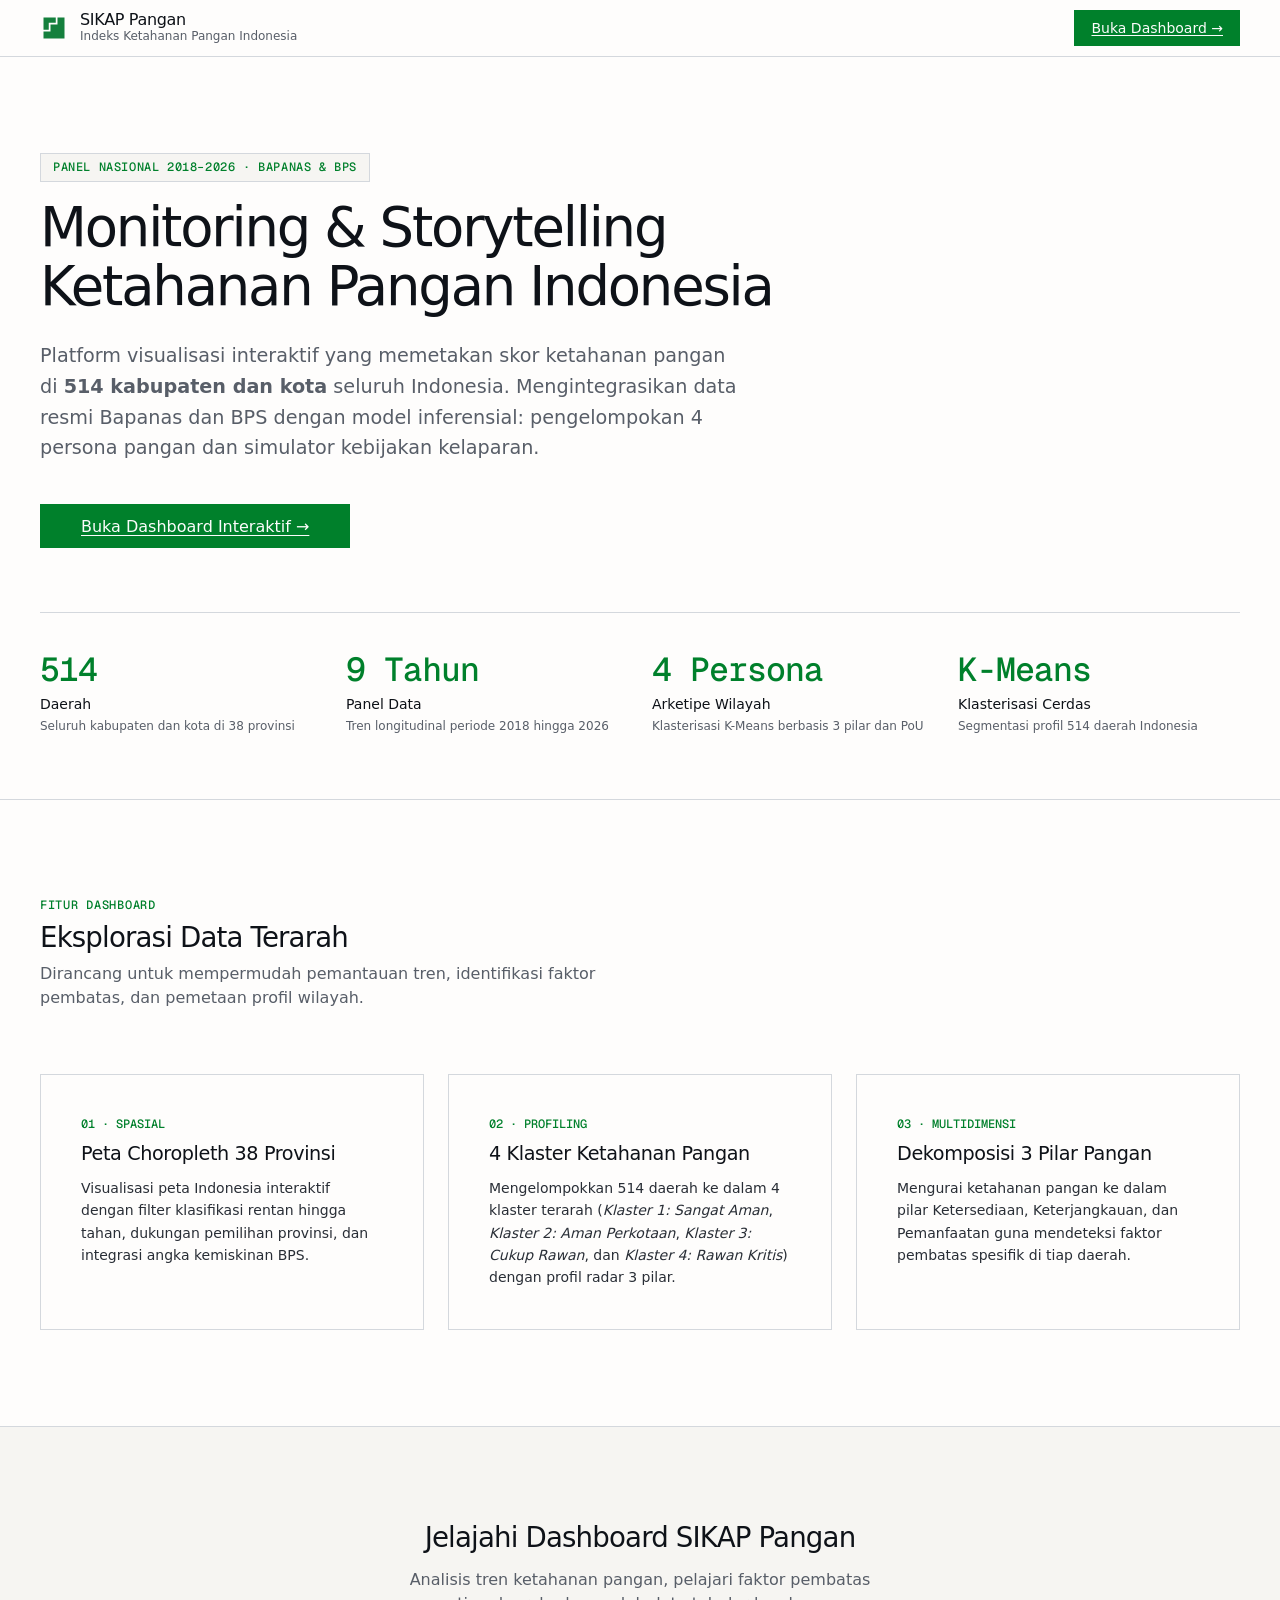
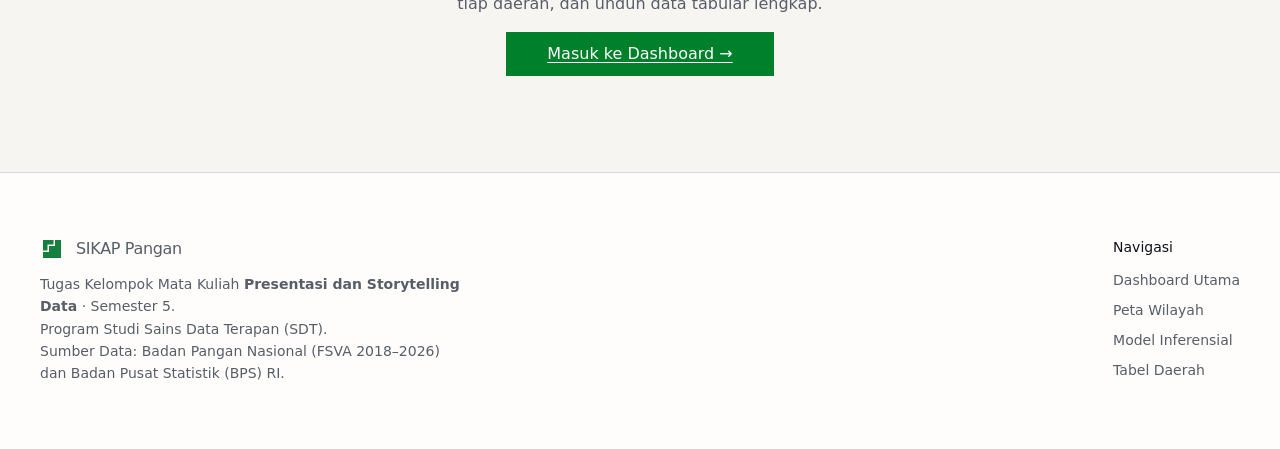
<file: index.html>
<!DOCTYPE html>
<html lang="id">
<head>
  <meta charset="UTF-8">
  <meta http-equiv="refresh" content="0; url=dashboard/landing.html">
  <title>Mengarahkan ke SIKAP Pangan...</title>
  <script>
    window.location.replace("dashboard/landing.html");
  </script>
</head>
<body style="font-family: sans-serif; padding: 2rem; text-align: center;">
  <p>Membuka SIKAP Pangan - Narasi Ketahanan Pangan Indonesia...</p>
  <p><a href="dashboard/landing.html">Klik di sini jika halaman tidak berpindah otomatis</a></p>
</body>
</html>
</file>
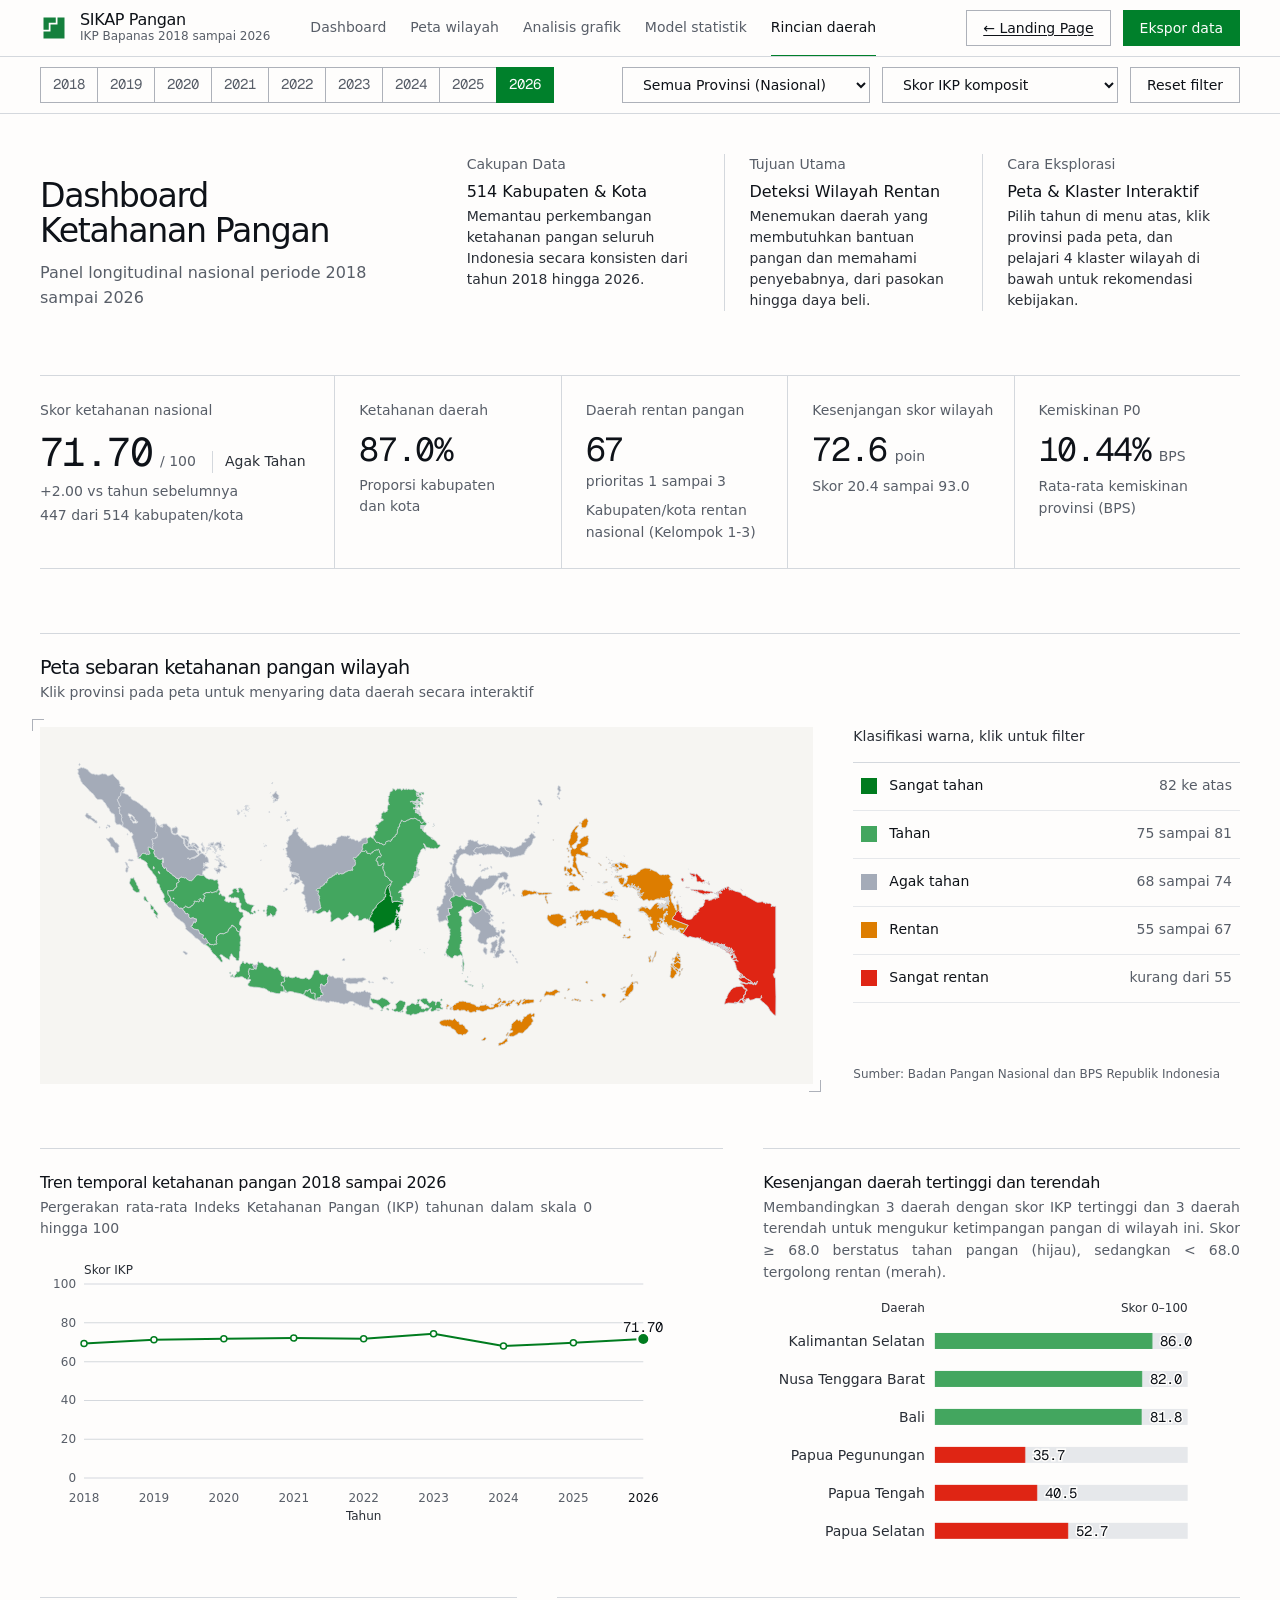
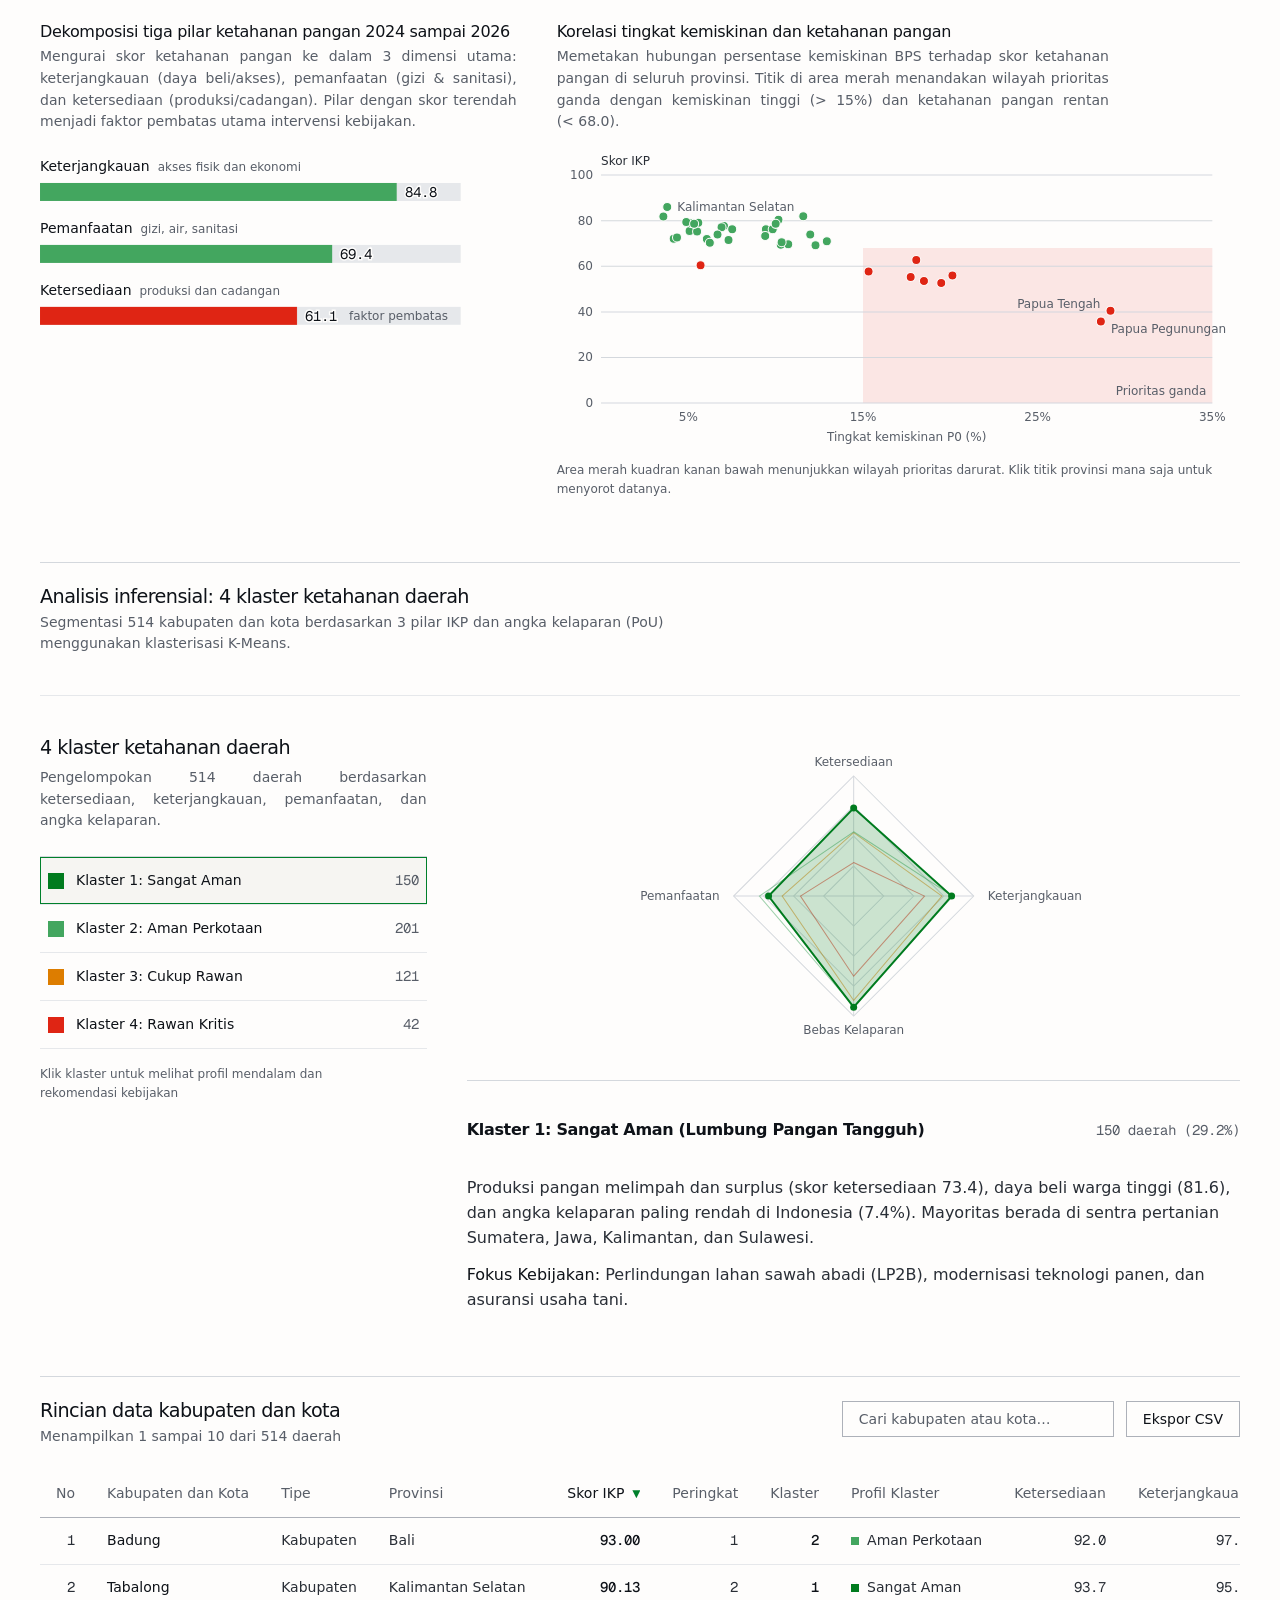
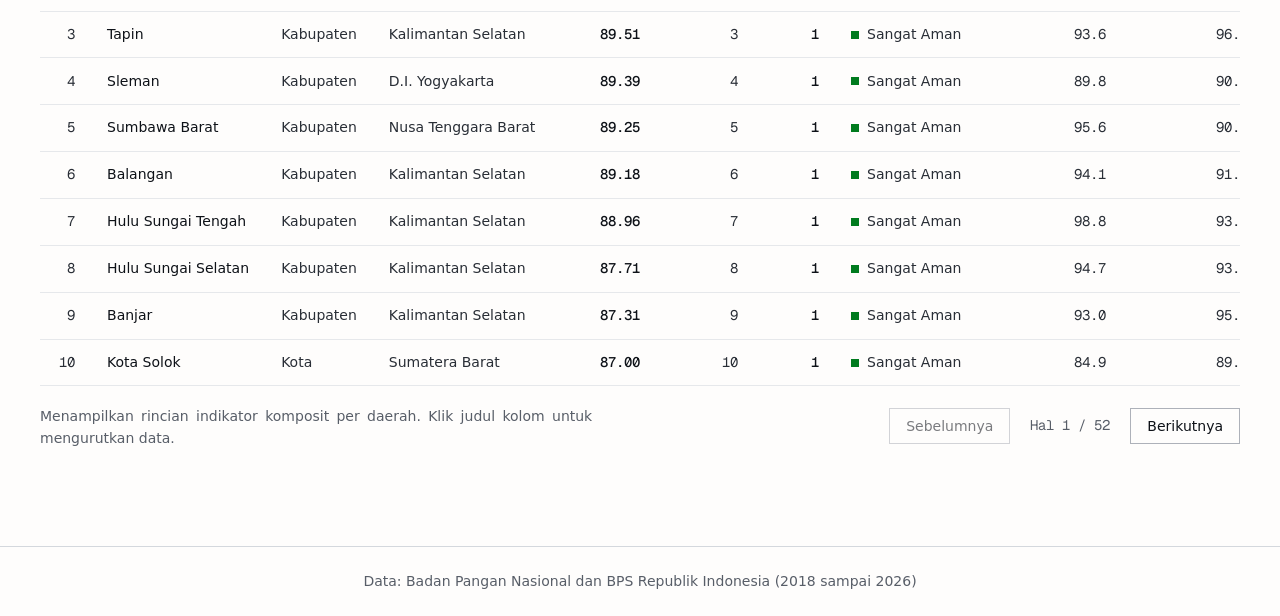
<file: dashboard/index.html>
<!DOCTYPE html>
<html lang="id">
<head>
  <meta charset="UTF-8">
  <meta name="viewport" content="width=device-width, initial-scale=1.0">
  <title>Dashboard Ketahanan Pangan Indonesia 2018 sampai 2026</title>
  <meta name="description" content="Dashboard pemantauan multidimensi Indeks Ketahanan Pangan kabupaten dan kota di Indonesia periode 2018 sampai 2026 bersumber dari Badan Pangan Nasional dan BPS.">
  <meta name="theme-color" content="#ffffff">
  <link rel="icon" href="./assets/favicon.svg" type="image/svg+xml">
  <link rel="icon" href="./assets/favicon.ico" sizes="48x48">
  <link rel="apple-touch-icon" href="./assets/apple-touch-icon.png">
  <link rel="preconnect" href="https://api.fontshare.com">
  <link rel="preconnect" href="https://fonts.googleapis.com">
  <link rel="preconnect" href="https://fonts.gstatic.com" crossorigin>
  <link href="https://api.fontshare.com/v2/css?f[]=switzer@400,500&display=swap" rel="stylesheet">
  <link href="https://fonts.googleapis.com/css2?family=Geist+Mono:wght@400&display=swap" rel="stylesheet">
  <link rel="stylesheet" href="./css/style.css?v=20261105_1">
</head>
<body>
  <a class="skip-link" href="#mapSection">Lewati ke peta</a>

  <header class="topbar">
    <div class="topbar-inner container">
      <a class="brand" href="landing.html" aria-label="SIKAP Pangan, kembali ke halaman utama">
        <img class="brand-mark" src="./assets/sikap-symbol.svg" width="28" height="28" alt="">
        <span class="brand-text">
          <span class="brand-name">SIKAP Pangan</span>
          <span class="brand-tagline">IKP Bapanas 2018 sampai 2026</span>
        </span>
      </a>

      <nav class="topbar-nav" aria-label="Menu dashboard">
        <a href="#dashboardTop" class="nav-link is-active">Dashboard</a>
        <a href="#mapSection" class="nav-link">Peta wilayah</a>
        <a href="#chartsSection" class="nav-link">Analisis grafik</a>
        <a href="#inferentialSection" class="nav-link">Model statistik</a>
        <a href="#tableSection" class="nav-link">Rincian daerah</a>
      </nav>

      <div class="topbar-actions">
        <a href="landing.html" class="btn" title="Buka Halaman Utama / Landing Page">← Landing Page</a>
        <button type="button" id="exportBtn" class="btn btn--primary" data-export>Ekspor data</button>
      </div>
    </div>
  </header>

  <div id="dashboardTop"></div>

  <nav class="filterbar" aria-label="Filter data panel">
    <div class="filterbar-inner container">
      <div class="year-picker" id="yearPicker" role="group" aria-label="Pilihan tahun panel">
        <!-- Rendered via app.js -->
      </div>

      <div class="filter-actions">
        <label for="provSelect" class="visually-hidden">Wilayah provinsi</label>
        <select id="provSelect" class="select">
          <option value="">Semua Provinsi (Nasional)</option>
        </select>

        <label for="metricSelect" class="visually-hidden">Metrik peta</label>
        <select id="metricSelect" class="select">
          <option value="ikp">Skor IKP komposit</option>
          <option value="rentan_pct">Persentase daerah rentan</option>
          <option value="kemiskinan">Tingkat kemiskinan P0</option>
        </select>

        <button type="button" id="resetBtn" class="btn">Reset filter</button>
      </div>
    </div>
  </nav>

  <main id="main" class="page container">

    <section class="page-head" aria-labelledby="pageTitle">
      <div class="page-head-title">
        <h1 id="pageTitle">Dashboard Ketahanan Pangan</h1>
        <p class="page-sub">Panel longitudinal nasional periode 2018 sampai 2026</p>
      </div>
      <dl class="brief">
        <div class="brief-item">
          <dt>Cakupan Data</dt>
          <dd>
            <strong>514 Kabupaten & Kota</strong>
            Memantau perkembangan ketahanan pangan seluruh Indonesia secara konsisten dari tahun 2018 hingga 2026.
          </dd>
        </div>
        <div class="brief-item">
          <dt>Tujuan Utama</dt>
          <dd>
            <strong>Deteksi Wilayah Rentan</strong>
            Menemukan daerah yang membutuhkan bantuan pangan dan memahami penyebabnya, dari pasokan hingga daya beli.
          </dd>
        </div>
        <div class="brief-item">
          <dt>Cara Eksplorasi</dt>
          <dd>
            <strong>Peta & Klaster Interaktif</strong>
            Pilih tahun di menu atas, klik provinsi pada peta, dan pelajari 4 klaster wilayah di bawah untuk rekomendasi kebijakan.
          </dd>
        </div>
      </dl>
    </section>

    <!-- Loading and error states (the full state is the rest of the page) -->
    <div id="loadingState" class="state-block state-block--loading" role="status" aria-live="polite" style="display: none;">
      <div class="skeleton-figures" aria-hidden="true"><span></span><span></span><span></span><span></span><span></span></div>
      <div class="skeleton-map" aria-hidden="true"></div>
      <div class="state-block-text">
        <div class="state-title">Memuat data ketahanan pangan…</div>
        <p class="state-desc">Mengagregasi 4.626 data kabupaten dan kota seluruh Indonesia periode 2018 sampai 2026.</p>
      </div>
    </div>

    <div id="errorState" class="state-block state-block--error" role="alert" style="display: none;">
      <div class="state-block-text">
        <div class="state-title">Terjadi kendala pemuatan data</div>
        <p class="state-desc" id="errorMessage">Pastikan berkas dataset tersedia.</p>
      </div>
      <button type="button" id="reloadBtn" class="btn">Muat ulang halaman</button>
    </div>

    <!-- Key figures -->
    <section class="figures" aria-label="Metrik kunci ketahanan pangan">
      <article class="figure figure--lead">
        <p class="figure-label">Skor ketahanan nasional</p>
        <div class="figure-line">
          <span id="kpiMean" class="figure-value num">71.70</span>
          <span class="figure-unit">/ 100</span>
          <span id="kpiMeanBadge" class="figure-status">Tahan</span>
        </div>
        <p class="figure-note" id="kpiMeanDelta">+2.00 vs tahun sebelumnya</p>
        <p class="figure-note"><span id="kpiTahanCount" class="tnum">447 daerah tahan</span></p>
      </article>

      <article class="figure">
        <p class="figure-label">Ketahanan daerah</p>
        <div class="figure-line">
          <span id="kpiTahanPct" class="figure-value num">87.0%</span>
        </div>
        <p class="figure-note">Proporsi kabupaten dan kota</p>
      </article>

      <article class="figure">
        <p class="figure-label">Daerah rentan pangan</p>
        <div class="figure-line">
          <span id="kpiRentanTotal" class="figure-value num">67</span>
          <span class="figure-unit">prioritas 1 sampai 3</span>
        </div>
        <p class="figure-note" id="kpiRentanLabel">Butuh intervensi rantai pasok</p>
      </article>

      <article class="figure">
        <p class="figure-label">Kesenjangan skor wilayah</p>
        <div class="figure-line">
          <span id="kpiRange" class="figure-value num">72.6</span>
          <span class="figure-unit">poin</span>
        </div>
        <p class="figure-note tnum" id="kpiRangeDetail">Skor 20.4 sampai 93.0</p>
      </article>

      <article class="figure">
        <p class="figure-label">Kemiskinan P0</p>
        <div class="figure-line">
          <span id="kpiPoverty" class="figure-value num">9.36%</span>
          <span class="figure-unit">BPS</span>
        </div>
        <p class="figure-note" id="kpiPovertySub">Rata-rata persentase provinsi</p>
      </article>
    </section>

    <!-- Interactive map: the signature object -->
    <section class="panel panel--map" id="mapSection" aria-labelledby="mapTitle">
      <header class="panel-head">
        <div class="panel-title">
          <h2 id="mapTitle">Peta sebaran ketahanan pangan wilayah</h2>
          <p class="panel-desc">Klik provinsi pada peta untuk menyaring data daerah secara interaktif</p>
        </div>
        <p id="selectedProvBadge" class="selection-note" style="display: none;">
          <span>Provinsi aktif:</span>
          <strong id="selectedProvName">Aceh</strong>
        </p>
      </header>

      <div class="map-layout">
        <div class="map-well ticks" id="mapWell">
          <svg id="mapSvg" class="map-svg" role="img" aria-label="Peta choropleth Indonesia"></svg>
          <div id="mapTooltip" class="map-tooltip" role="tooltip"></div>
        </div>

        <aside class="map-rail" aria-label="Legenda dan filter klasifikasi">
          <h3 class="rail-title" id="legendTitle">Klasifikasi warna, klik untuk filter</h3>
          <div class="legend" id="legendScaleGroup" role="group" aria-labelledby="legendTitle">
            <button type="button" class="legend-step" data-step="5" aria-pressed="false" title="Filter daerah Sangat Tahan">
              <span class="legend-swatch legend-swatch--5" aria-hidden="true"></span>
              <span class="legend-name">Sangat tahan</span>
              <span class="legend-range">82 ke atas</span>
            </button>
            <button type="button" class="legend-step" data-step="4" aria-pressed="false" title="Filter daerah Tahan">
              <span class="legend-swatch legend-swatch--4" aria-hidden="true"></span>
              <span class="legend-name">Tahan</span>
              <span class="legend-range">75 sampai 81</span>
            </button>
            <button type="button" class="legend-step" data-step="3" aria-pressed="false" title="Filter daerah Agak Tahan">
              <span class="legend-swatch legend-swatch--3" aria-hidden="true"></span>
              <span class="legend-name">Agak tahan</span>
              <span class="legend-range">68 sampai 74</span>
            </button>
            <button type="button" class="legend-step" data-step="2" aria-pressed="false" title="Filter daerah Rentan">
              <span class="legend-swatch legend-swatch--2" aria-hidden="true"></span>
              <span class="legend-name">Rentan</span>
              <span class="legend-range">55 sampai 67</span>
            </button>
            <button type="button" class="legend-step" data-step="1" aria-pressed="false" title="Filter daerah Sangat Rentan">
              <span class="legend-swatch legend-swatch--1" aria-hidden="true"></span>
              <span class="legend-name">Sangat rentan</span>
              <span class="legend-range">kurang dari 55</span>
            </button>
          </div>
          <button type="button" id="clearLegendFilterBtn" class="btn btn--quiet" style="display: none;">Reset klasifikasi ×</button>
          <p class="source">Sumber: Badan Pangan Nasional dan BPS Republik Indonesia</p>
        </aside>
      </div>
    </section>

    <!-- Charts -->
    <section class="charts" id="chartsSection" aria-label="Grafik analisis eksplanatori ketahanan pangan">

      <article class="panel chart chart--trend">
        <header class="panel-head">
          <div class="panel-title">
            <h3>Tren temporal ketahanan pangan 2018 sampai 2026</h3>
            <p class="panel-desc">Pergerakan rata-rata Indeks Ketahanan Pangan (IKP) tahunan dalam skala 0 hingga 100</p>
          </div>
        </header>
        <div class="chart-body" id="chartTrend">
          <!-- Rendered via app.js -->
        </div>
      </article>

      <article class="panel chart chart--ranking">
        <header class="panel-head">
          <div class="panel-title">
            <h3>Kesenjangan daerah tertinggi dan terendah</h3>
            <p class="panel-desc">Membandingkan 3 daerah dengan skor IKP tertinggi dan 3 daerah terendah untuk mengukur ketimpangan pangan di wilayah ini. Skor &ge; 68.0 berstatus tahan pangan (hijau), sedangkan &lt; 68.0 tergolong rentan (merah).</p>
          </div>
        </header>
        <div class="chart-body" id="chartRanking">
          <!-- Rendered via app.js -->
        </div>
      </article>

      <article class="panel chart chart--pillars">
        <header class="panel-head">
          <div class="panel-title">
            <h3>Dekomposisi tiga pilar ketahanan pangan 2024 sampai 2026</h3>
            <p class="panel-desc">Mengurai skor ketahanan pangan ke dalam 3 dimensi utama: keterjangkauan (daya beli/akses), pemanfaatan (gizi &amp; sanitasi), dan ketersediaan (produksi/cadangan). Pilar dengan skor terendah menjadi faktor pembatas utama intervensi kebijakan.</p>
          </div>
        </header>
        <div class="chart-body" id="chartPillars">
          <!-- Rendered via app.js -->
        </div>
      </article>

      <article class="panel chart chart--scatter">
        <header class="panel-head">
          <div class="panel-title">
            <h3>Korelasi tingkat kemiskinan dan ketahanan pangan</h3>
            <p class="panel-desc">Memetakan hubungan persentase kemiskinan BPS terhadap skor ketahanan pangan di seluruh provinsi. Titik di area merah menandakan wilayah prioritas ganda dengan kemiskinan tinggi (&gt; 15%) dan ketahanan pangan rentan (&lt; 68.0).</p>
          </div>
        </header>
        <div class="chart-body" id="chartScatter">
          <!-- Rendered via app.js -->
        </div>
        <footer class="chart-caption">
          <span>Area merah kuadran kanan bawah menunjukkan wilayah prioritas darurat. Klik titik provinsi mana saja untuk menyorot datanya.</span>
        </footer>
      </article>

    </section>

    <!-- Inferential model: K-Means clusters -->
    <section class="studies" id="inferentialSection" aria-labelledby="studiesTitle">
      <header class="studies-head">
        <h2 id="studiesTitle">Analisis inferensial: 4 klaster ketahanan daerah</h2>
        <p class="panel-desc">Segmentasi 514 kabupaten dan kota berdasarkan 3 pilar IKP dan angka kelaparan (PoU) menggunakan klasterisasi K-Means.</p>
      </header>

      <!-- K-Means clusters -->
      <article class="study">
        <div class="study-text">
          <h3>4 klaster ketahanan daerah</h3>
          <p class="panel-desc">Pengelompokan 514 daerah berdasarkan ketersediaan, keterjangkauan, pemanfaatan, dan angka kelaparan.</p>
          <div class="persona-list" id="personaPillsRow" role="group" aria-label="Pilih klaster wilayah">
            <!-- Rendered via app.js -->
          </div>
          <p class="chart-caption chart-caption--solo">Klik klaster untuk melihat profil mendalam dan rekomendasi kebijakan</p>
        </div>
        <div class="study-body">
          <div class="chart-body" id="chartKmeansRadar">
            <!-- Rendered via app.js -->
          </div>
          <div class="persona-detail" id="personaDetailCard">
            <!-- Rendered via app.js -->
          </div>
        </div>
      </article>
    </section>

    <!-- Data explorer table -->
    <section class="panel panel--table" id="tableSection" aria-labelledby="tableTitle">
      <header class="panel-head">
        <div class="panel-title">
          <h2 id="tableTitle">Rincian data kabupaten dan kota</h2>
          <p class="panel-desc tnum" id="tableInfo">Memuat data daerah…</p>
        </div>
        <div class="table-tools">
          <label for="searchInput" class="visually-hidden">Cari kabupaten atau kota</label>
          <input type="search" id="searchInput" class="input" name="q" autocomplete="off" placeholder="Cari kabupaten atau kota…">
          <button type="button" class="btn" data-export>Ekspor CSV</button>
        </div>
      </header>

      <div class="table-scroll" tabindex="0" role="region" aria-label="Tabel rincian daerah, dapat digulir">
        <table class="data-table">
          <caption class="visually-hidden">Rincian skor IKP kabupaten dan kota. Klik judul kolom untuk mengurutkan data.</caption>
          <thead>
            <tr>
              <th class="num" data-sort="no">No</th>
              <th data-sort="kab">Kabupaten dan Kota</th>
              <th data-sort="tipe">Tipe</th>
              <th data-sort="prov">Provinsi</th>
              <th class="num" data-sort="ikp">Skor IKP</th>
              <th class="num" data-sort="rank">Peringkat</th>
              <th class="num" data-sort="cluster_num">Klaster</th>
              <th data-sort="cluster_name">Profil Klaster</th>
              <th class="num" data-sort="avail">Ketersediaan</th>
              <th class="num" data-sort="access">Keterjangkauan</th>
              <th class="num" data-sort="util">Pemanfaatan</th>
            </tr>
          </thead>
          <tbody id="tableBody">
            <!-- Rendered via app.js -->
          </tbody>
        </table>

        <!-- Empty state -->
        <div id="emptyState" class="state-block state-block--empty" style="display: none;">
          <div class="state-block-text">
            <div class="state-title">Tidak ada daerah yang cocok</div>
            <p class="state-desc">Tidak ditemukan kabupaten atau kota dengan kata kunci pencarian tersebut pada tahun dan wilayah terpilih.</p>
          </div>
          <button type="button" id="resetEmptyBtn" class="btn">Bersihkan pencarian</button>
        </div>
      </div>

      <footer class="table-foot">
        <p class="panel-desc">Menampilkan rincian indikator komposit per daerah. Klik judul kolom untuk mengurutkan data.</p>
        <div class="pagination" id="pagination">
          <!-- Rendered via app.js -->
        </div>
      </footer>
    </section>

  </main>

  <footer class="site-foot">
    <div class="site-foot-inner container">
      <span>Data: Badan Pangan Nasional dan BPS Republik Indonesia (2018 sampai 2026)</span>
    </div>
  </footer>

  <script src="./js/dashboard_data.js?v=20261105_1"></script>
  <script src="./js/app.js?v=20261105_1"></script>
</body>
</html>
</file>
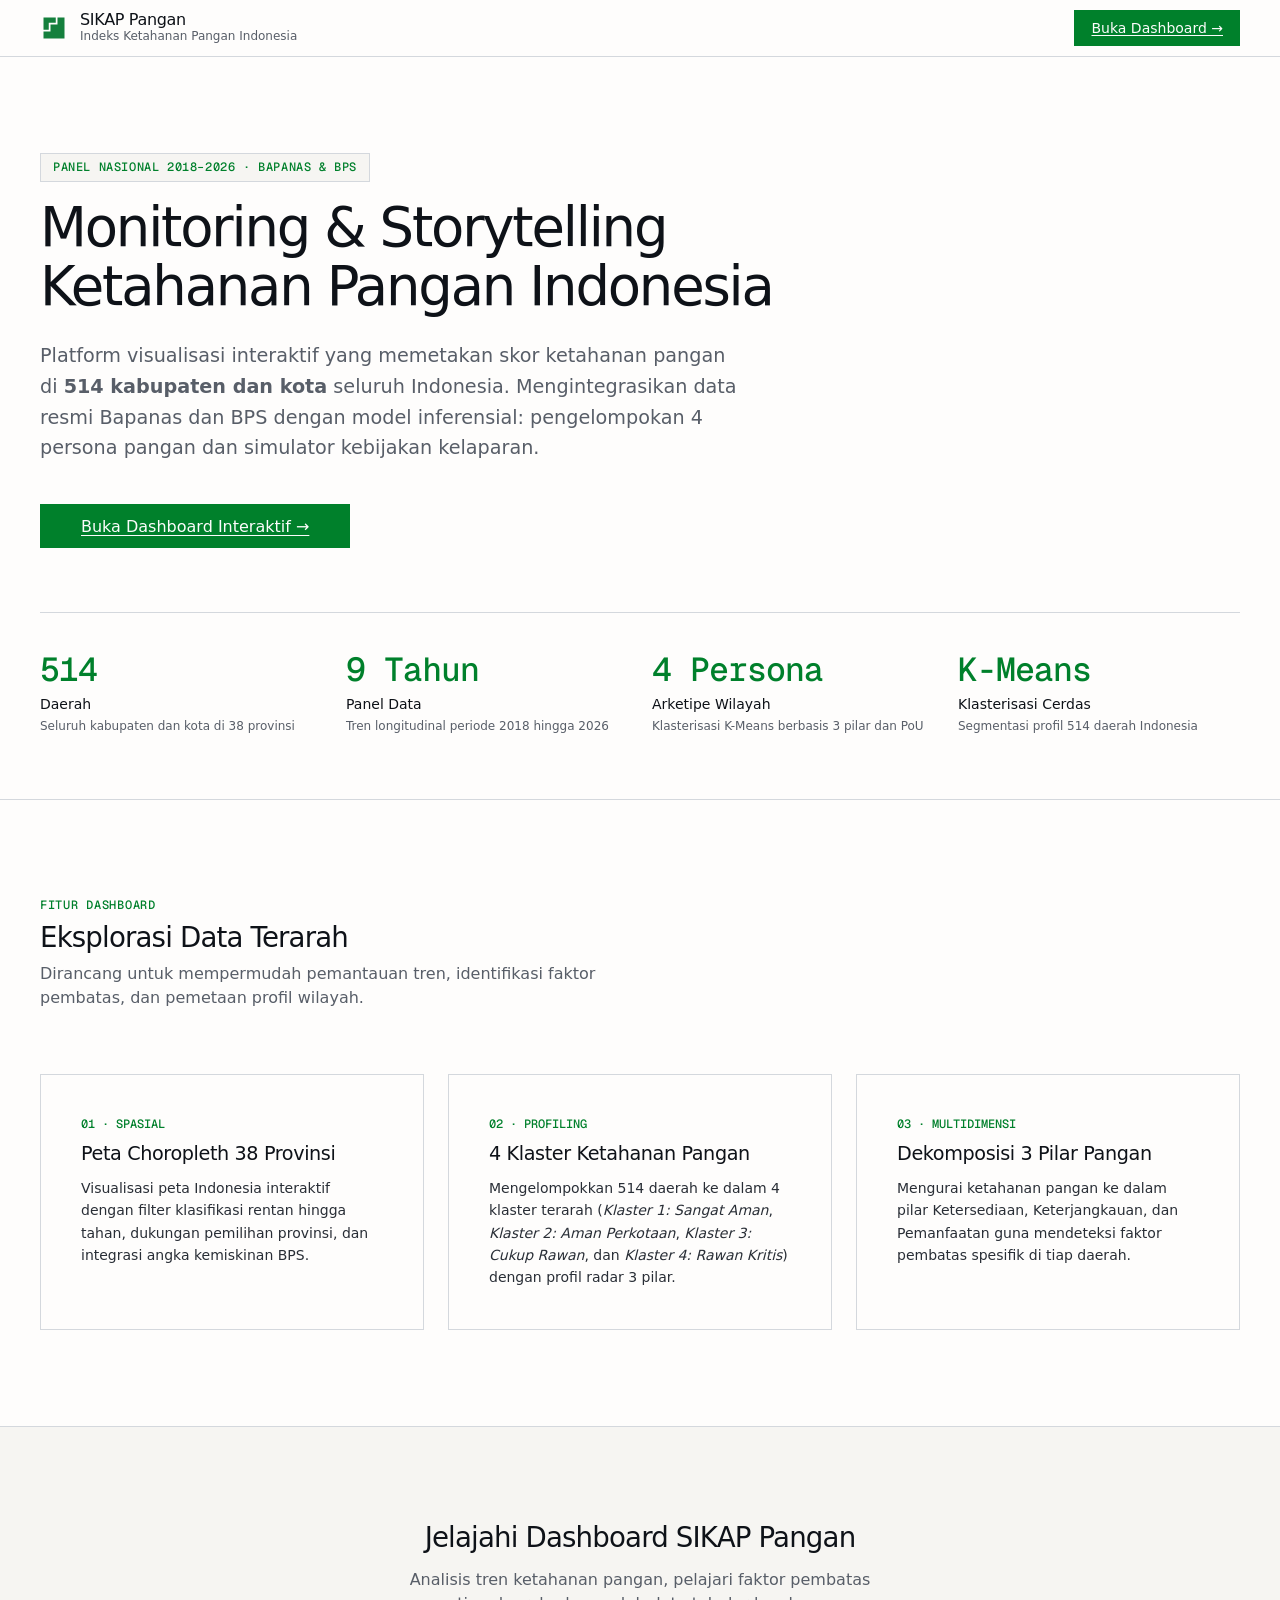
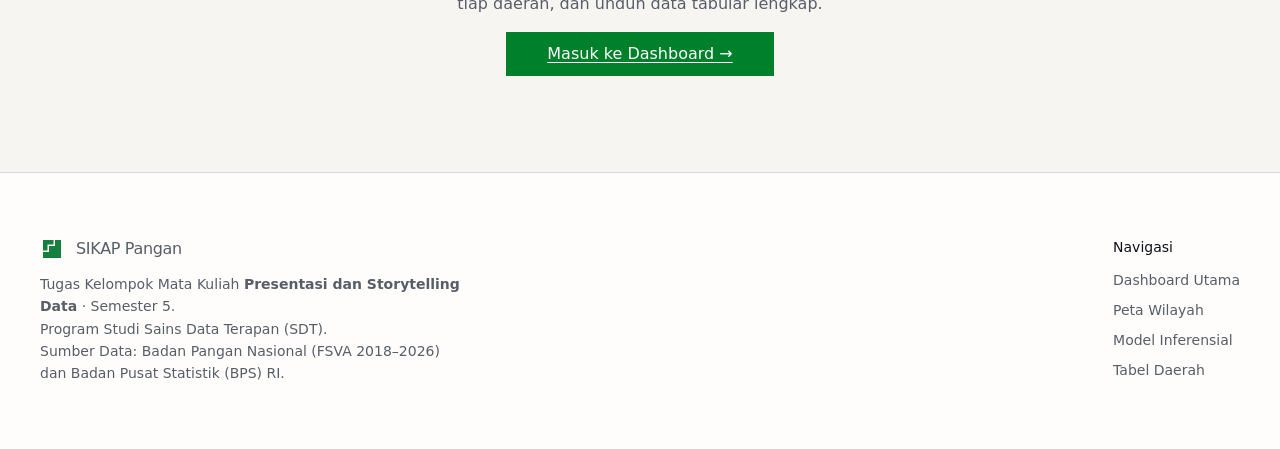
<file: dashboard/landing.html>
<!DOCTYPE html>
<html lang="id">
<head>
  <meta charset="UTF-8">
  <meta name="viewport" content="width=device-width, initial-scale=1.0">
  <title>SIKAP Pangan · Sistem Informasi & Analisis Ketahanan Pangan Indonesia</title>
  <meta name="description" content="Platform storytelling data dan monitoring ketahanan pangan Indonesia 2018-2026 berbasis 514 kabupaten/kota dari Badan Pangan Nasional dan BPS.">
  <meta name="theme-color" content="#ffffff">
  <link rel="icon" href="./assets/favicon.svg" type="image/svg+xml">
  <link rel="icon" href="./assets/favicon.ico" sizes="48x48">
  <link rel="apple-touch-icon" href="./assets/apple-touch-icon.png">
  <link rel="preconnect" href="https://api.fontshare.com">
  <link rel="preconnect" href="https://fonts.googleapis.com">
  <link rel="preconnect" href="https://fonts.gstatic.com" crossorigin>
  <link href="https://api.fontshare.com/v2/css?f[]=switzer@400,500&display=swap" rel="stylesheet">
  <link href="https://fonts.googleapis.com/css2?family=Geist+Mono:wght@400;500&display=swap" rel="stylesheet">
  <link rel="stylesheet" href="./css/style.css">
  <link rel="stylesheet" href="./css/landing.css">
</head>
<body>

  <!-- Navigation -->
  <header class="landing-nav">
    <div class="landing-nav-inner container">
      <a class="brand" href="landing.html" aria-label="SIKAP Pangan">
        <img class="brand-mark" src="./assets/sikap-symbol.svg" width="28" height="28" alt="">
        <span class="brand-text">
          <span class="brand-name">SIKAP Pangan</span>
          <span class="brand-tagline">Indeks Ketahanan Pangan Indonesia</span>
        </span>
      </a>

      <a href="index.html" class="btn btn--primary">
        Buka Dashboard →
      </a>
    </div>
  </header>

  <main>
    <!-- Hero Section -->
    <section class="landing-hero container" aria-labelledby="heroTitle">
      <span class="hero-tag">Panel Nasional 2018–2026 · Bapanas & BPS</span>
      <h1 id="heroTitle" class="hero-headline">Monitoring & Storytelling Ketahanan Pangan Indonesia</h1>
      <p class="hero-lead">
        Platform visualisasi interaktif yang memetakan skor ketahanan pangan di <strong>514 kabupaten dan kota</strong> seluruh Indonesia. Mengintegrasikan data resmi Bapanas dan BPS dengan model inferensial: pengelompokan 4 persona pangan dan simulator kebijakan kelaparan.
      </p>

      <div class="hero-actions">
        <a href="index.html" class="btn btn--primary btn--lg">
          Buka Dashboard Interaktif →
        </a>
      </div>

      <!-- 4 Key Numbers -->
      <div class="hero-metrics" role="region" aria-label="Statistik utama">
        <div class="hero-metric-item">
          <span class="hero-metric-num">514</span>
          <span class="hero-metric-label">Daerah</span>
          <span class="hero-metric-desc">Seluruh kabupaten dan kota di 38 provinsi</span>
        </div>
        <div class="hero-metric-item">
          <span class="hero-metric-num">9 Tahun</span>
          <span class="hero-metric-label">Panel Data</span>
          <span class="hero-metric-desc">Tren longitudinal periode 2018 hingga 2026</span>
        </div>
        <div class="hero-metric-item">
          <span class="hero-metric-num">4 Persona</span>
          <span class="hero-metric-label">Arketipe Wilayah</span>
          <span class="hero-metric-desc">Klasterisasi K-Means berbasis 3 pilar dan PoU</span>
        </div>
        <div class="hero-metric-item">
          <span class="hero-metric-num">K-Means</span>
          <span class="hero-metric-label">Klasterisasi Cerdas</span>
          <span class="hero-metric-desc">Segmentasi profil 514 daerah Indonesia</span>
        </div>
      </div>
    </section>

    <!-- 3 Simple Feature Highlights -->
    <section class="landing-section container" aria-labelledby="featuresTitle">
      <div class="section-head">
        <span class="section-kicker">Fitur Dashboard</span>
        <h2 id="featuresTitle" class="section-title">Eksplorasi Data Terarah</h2>
        <p class="section-desc">
          Dirancang untuk mempermudah pemantauan tren, identifikasi faktor pembatas, dan pemetaan profil wilayah.
        </p>
      </div>

      <div class="models-grid">
        <article class="model-card">
          <div class="model-num">01 · Spasial</div>
          <h3 class="model-title">Peta Choropleth 38 Provinsi</h3>
          <p class="model-desc">
            Visualisasi peta Indonesia interaktif dengan filter klasifikasi rentan hingga tahan, dukungan pemilihan provinsi, dan integrasi angka kemiskinan BPS.
          </p>
        </article>

        <article class="model-card">
          <div class="model-num">02 · Profiling</div>
          <h3 class="model-title">4 Klaster Ketahanan Pangan</h3>
          <p class="model-desc">
            Mengelompokkan 514 daerah ke dalam 4 klaster terarah (<em>Klaster 1: Sangat Aman</em>, <em>Klaster 2: Aman Perkotaan</em>, <em>Klaster 3: Cukup Rawan</em>, dan <em>Klaster 4: Rawan Kritis</em>) dengan profil radar 3 pilar.
          </p>
        </article>

        <article class="model-card">
          <div class="model-num">03 · Multidimensi</div>
          <h3 class="model-title">Dekomposisi 3 Pilar Pangan</h3>
          <p class="model-desc">
            Mengurai ketahanan pangan ke dalam pilar Ketersediaan, Keterjangkauan, dan Pemanfaatan guna mendeteksi faktor pembatas spesifik di tiap daerah.
          </p>
        </article>
      </div>
    </section>

    <!-- Simple Call to Action -->
    <section class="landing-cta" aria-labelledby="ctaTitle">
      <div class="cta-inner container">
        <h2 id="ctaTitle" class="cta-title">Jelajahi Dashboard SIKAP Pangan</h2>
        <p class="cta-desc">
          Analisis tren ketahanan pangan, pelajari faktor pembatas tiap daerah, dan unduh data tabular lengkap.
        </p>
        <a href="index.html" class="btn btn--primary btn--lg">
          Masuk ke Dashboard →
        </a>
      </div>
    </section>
  </main>

  <!-- Footer -->
  <footer class="landing-footer container">
    <div class="footer-inner">
      <div class="footer-meta">
        <div class="brand" style="margin-bottom: var(--space-sm);">
          <img class="brand-mark" src="./assets/sikap-symbol.svg" width="24" height="24" alt="">
          <span class="brand-name" style="font-size: var(--text-md); font-weight: 500;">SIKAP Pangan</span>
        </div>
        <p>
          Tugas Kelompok Mata Kuliah <strong>Presentasi dan Storytelling Data</strong> · Semester 5.<br>
          Program Studi Sains Data Terapan (SDT).<br>
          Sumber Data: Badan Pangan Nasional (FSVA 2018–2026) dan Badan Pusat Statistik (BPS) RI.
        </p>
      </div>

      <div class="footer-links">
        <div class="footer-links-group">
          <strong>Navigasi</strong>
          <a href="index.html">Dashboard Utama</a>
          <a href="index.html#mapSection">Peta Wilayah</a>
          <a href="index.html#inferentialSection">Model Inferensial</a>
          <a href="index.html#tableSection">Tabel Daerah</a>
        </div>
      </div>
    </div>
  </footer>

</body>
</html>
</file>
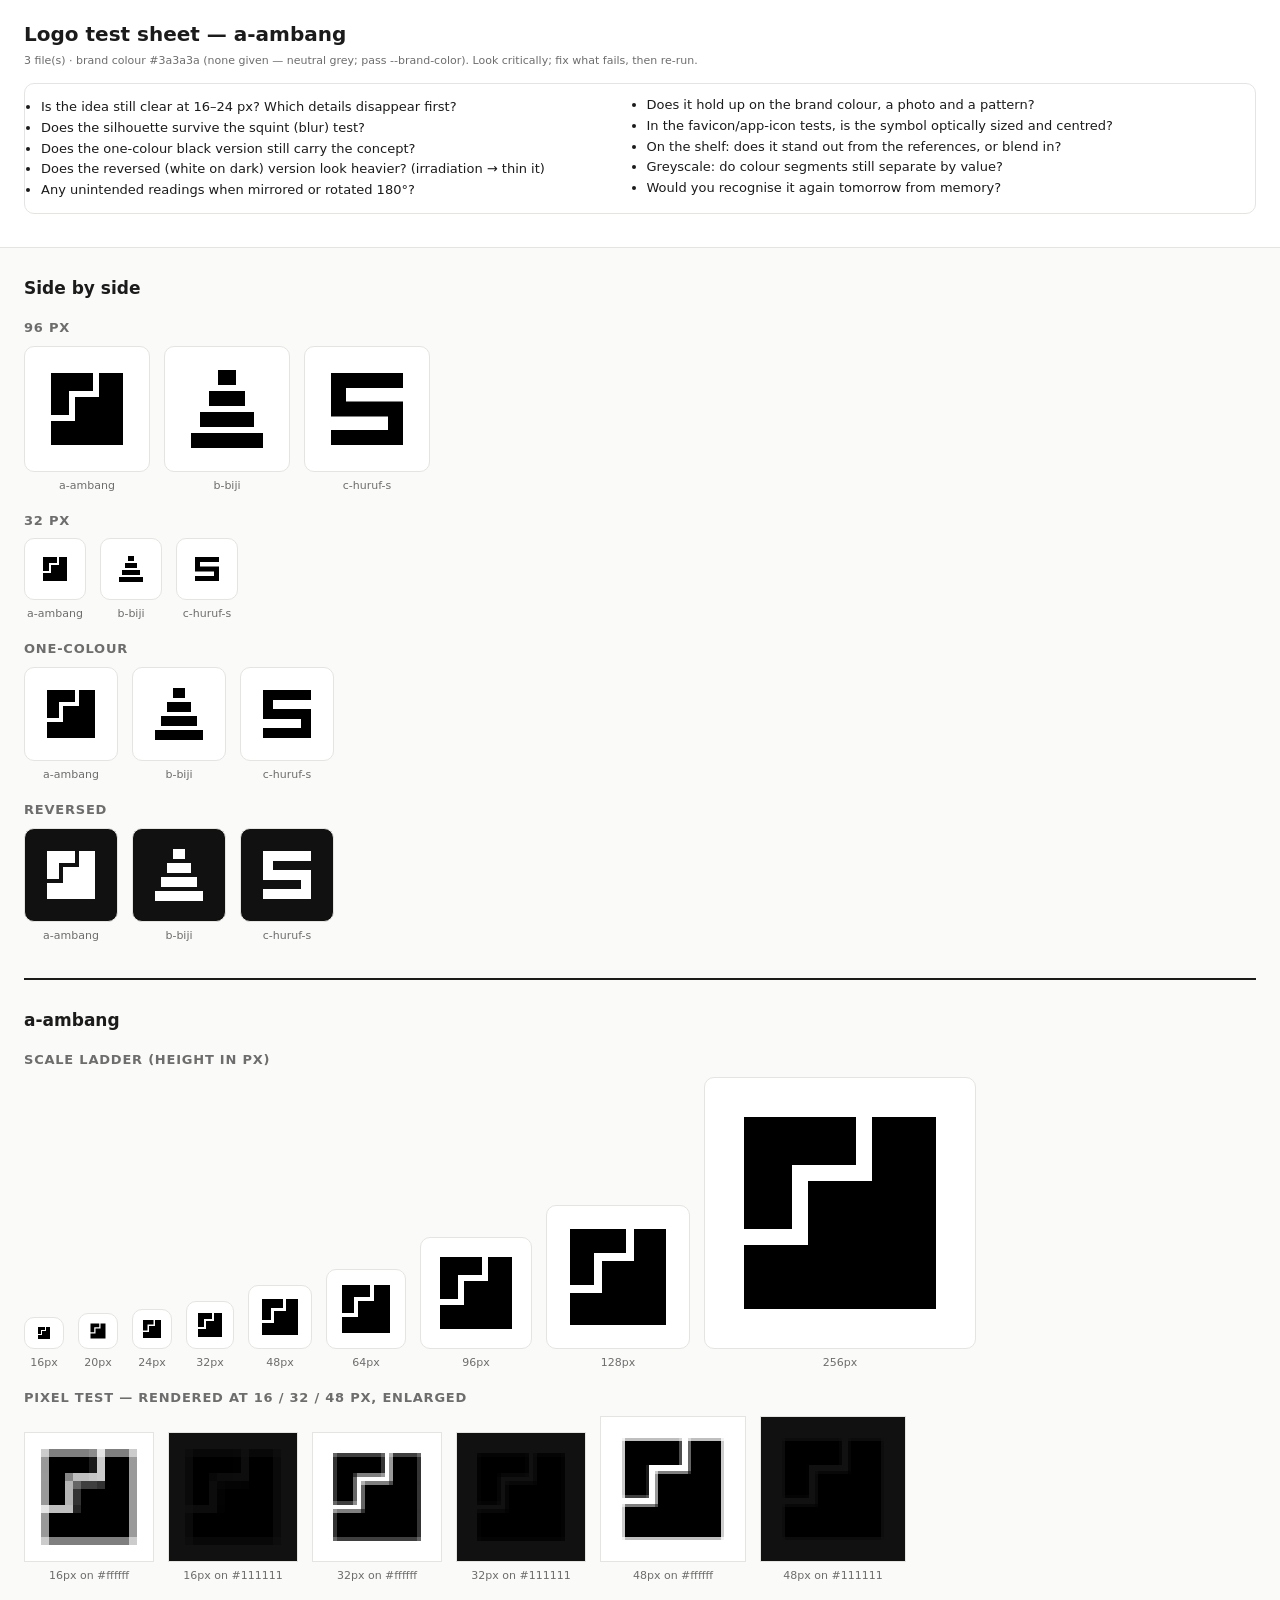
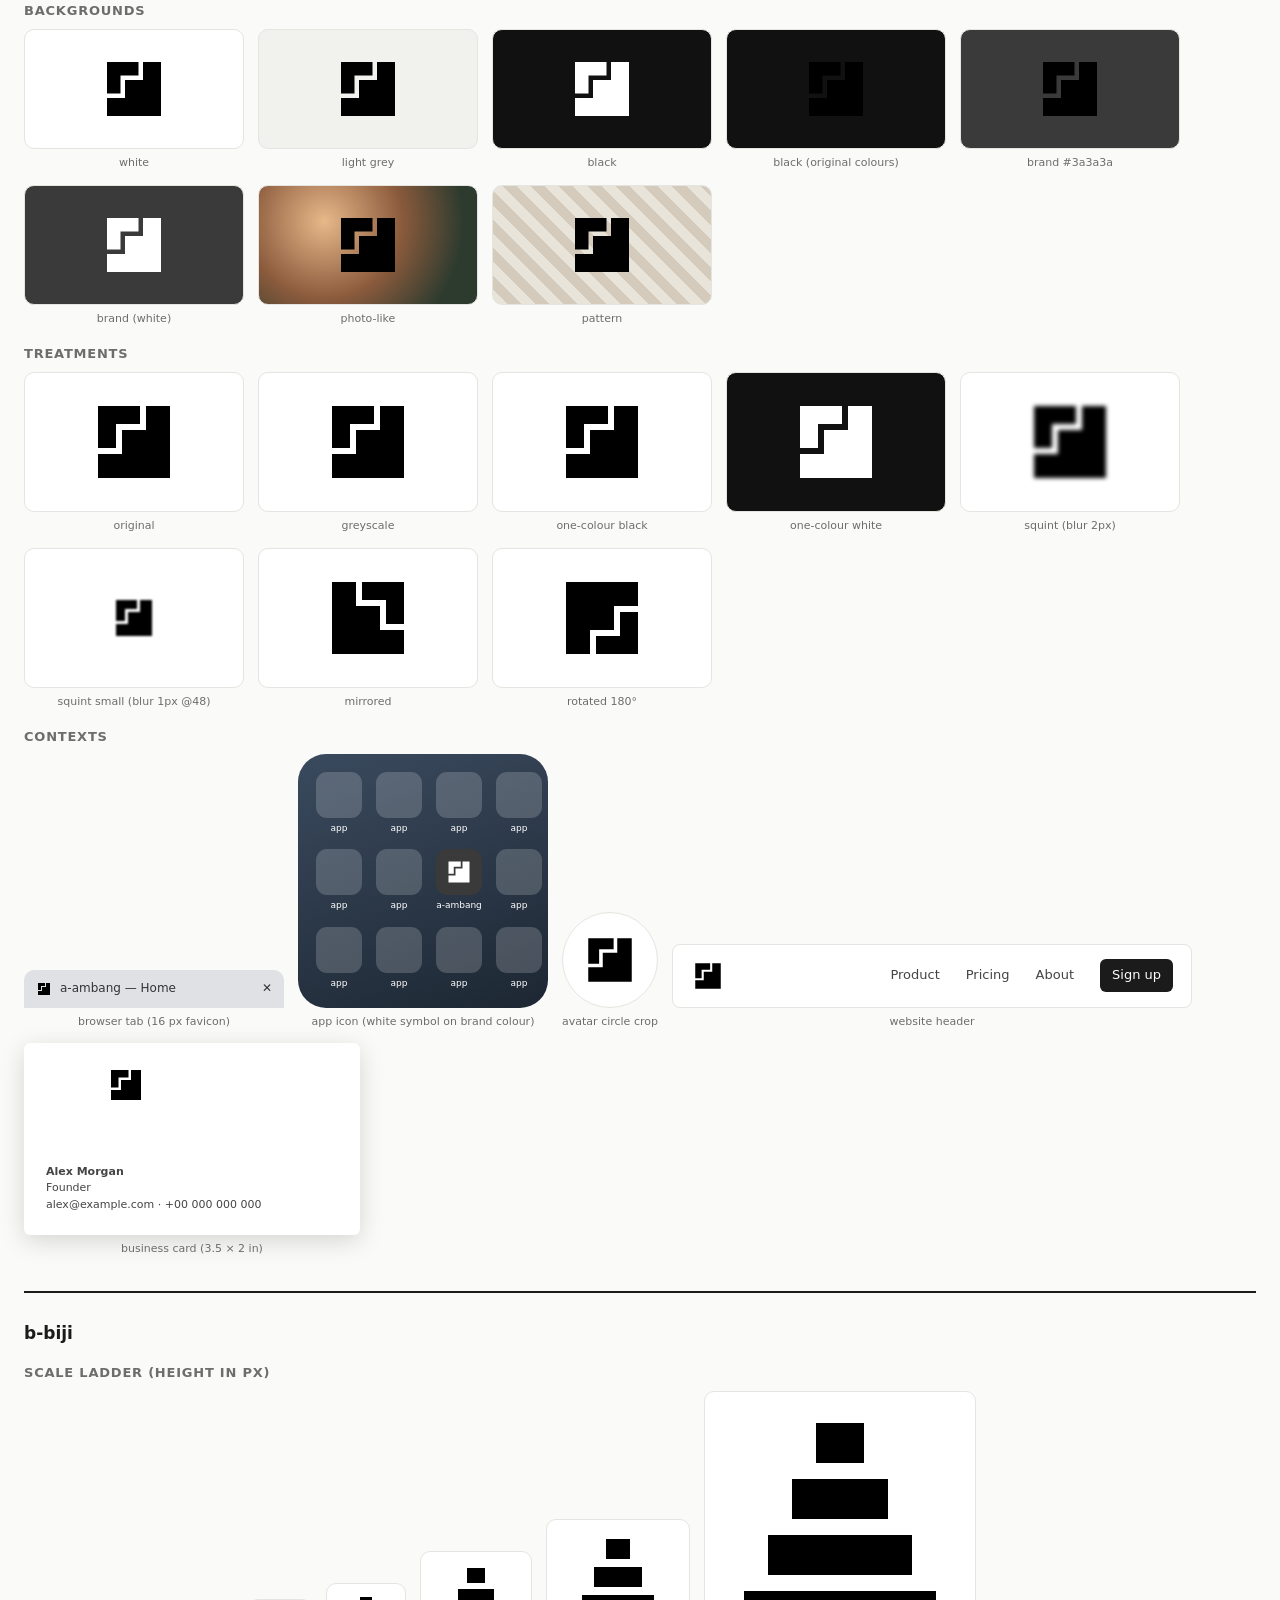
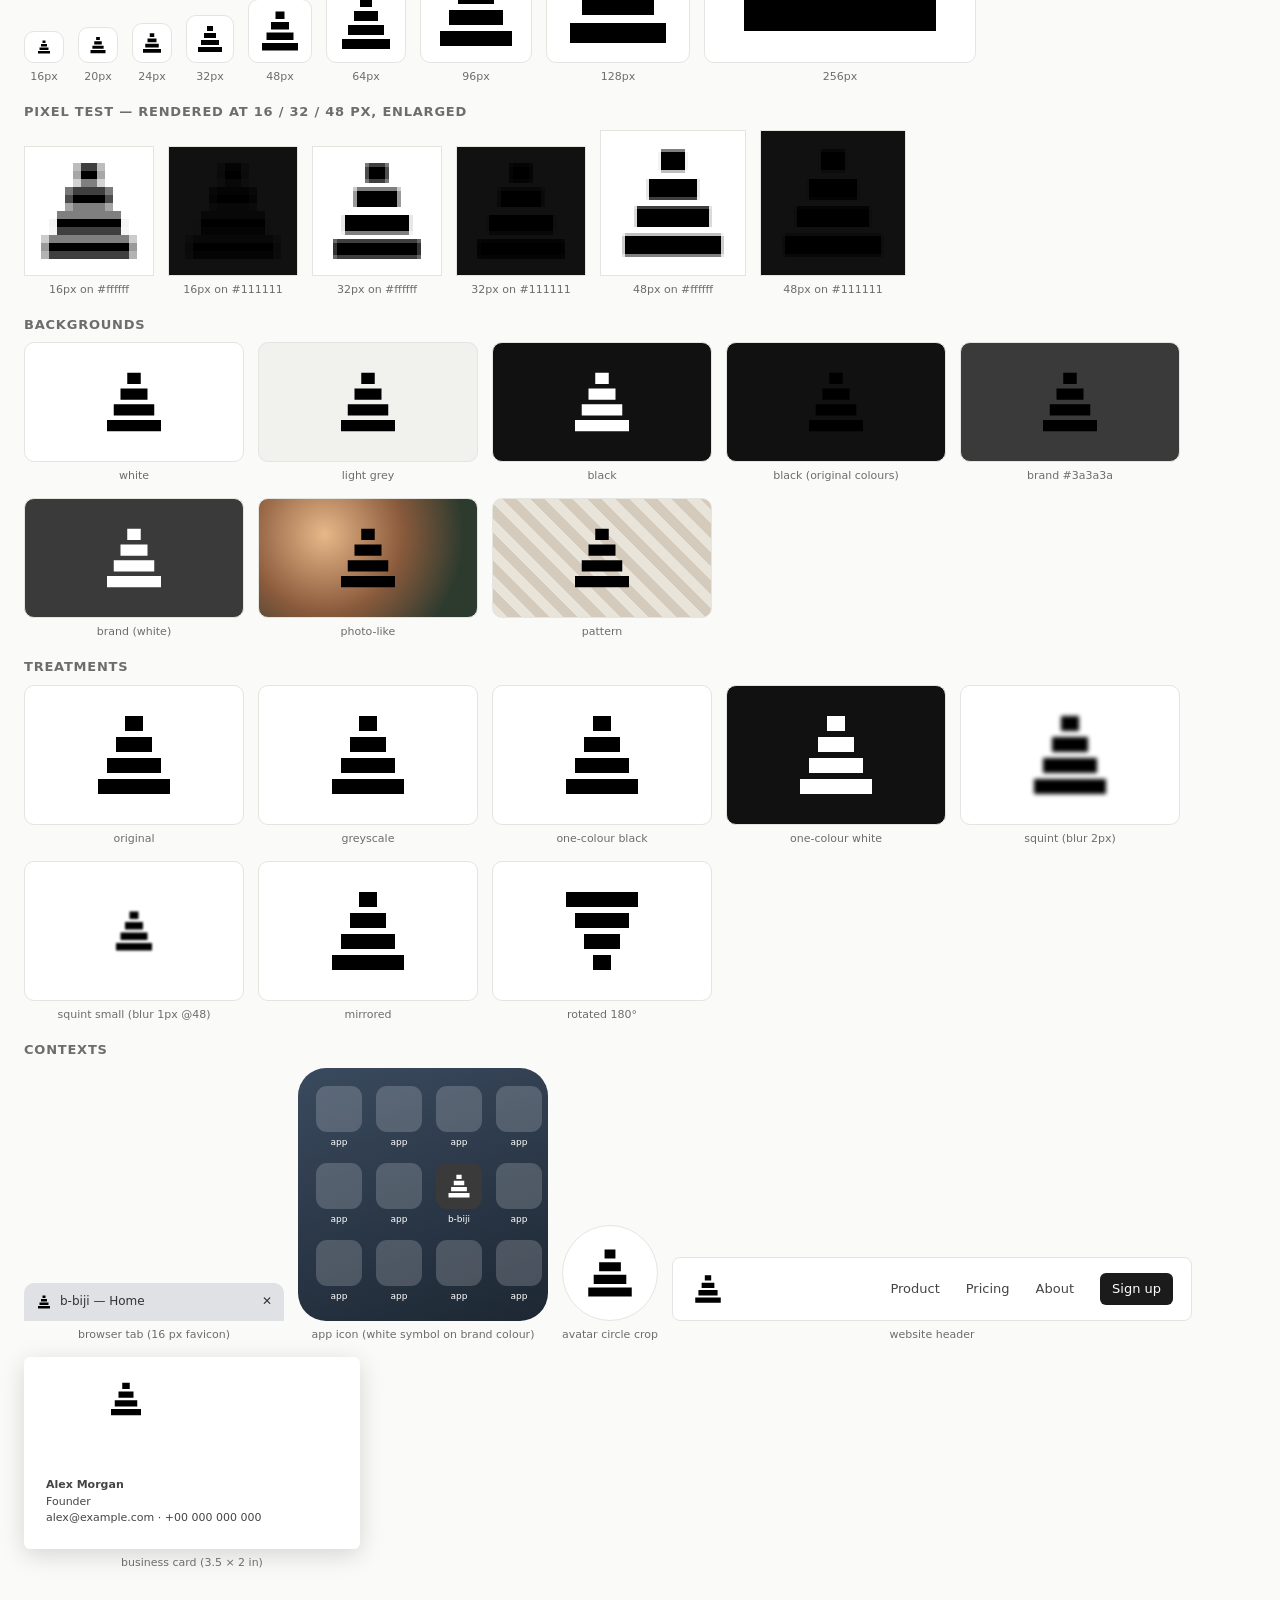
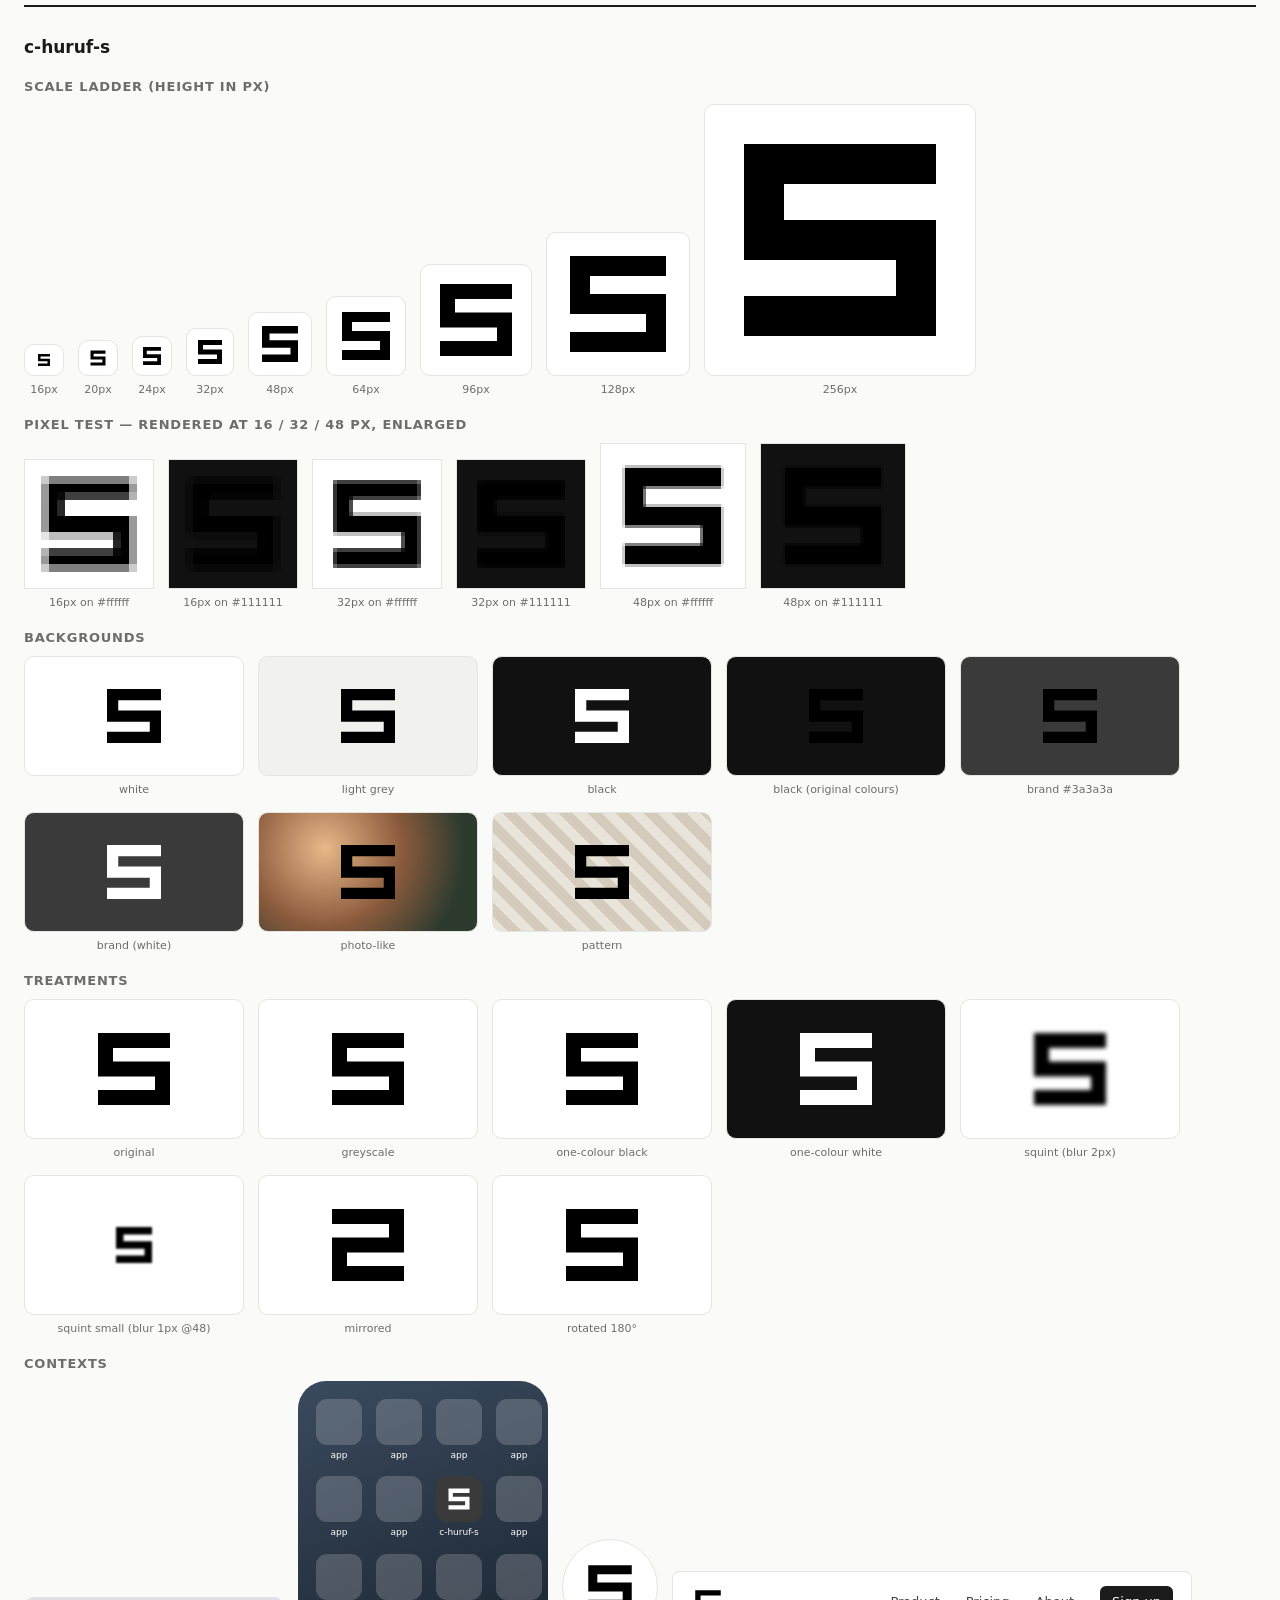
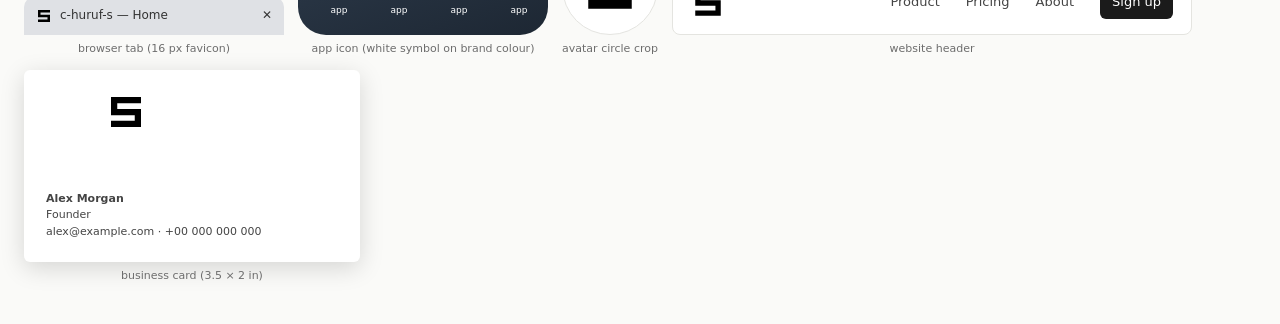
<file: dashboard/assets/logo-work/preview.html>
<!doctype html><html lang='en'><head><meta charset='utf-8'><title>Logo test — a-ambang</title><meta name='viewport' content='width=device-width,initial-scale=1'><style>
:root{--ink:#1b1b1b;--muted:#6d6d6d;--line:#e4e4e0;--paper:#fafaf8}
*{box-sizing:border-box}body{margin:0;font:14px/1.45 system-ui,-apple-system,Segoe UI,sans-serif;color:var(--ink);background:var(--paper)}
header{padding:20px 24px;border-bottom:1px solid var(--line);background:#fff}h1{margin:0 0 4px;font-size:20px}
h2{font-size:17px;margin:28px 0 10px}h3{font-size:13px;text-transform:uppercase;letter-spacing:.06em;color:var(--muted);margin:18px 0 8px}
.wrap{padding:0 24px 40px;max-width:1400px}.row{display:flex;flex-wrap:wrap;gap:14px;align-items:flex-end}.row>.cell{flex:0 0 auto;max-width:100%}
.cell{display:flex;flex-direction:column;align-items:center;gap:6px}.cap{font-size:11px;color:var(--muted);text-align:center}
.tile{display:flex;align-items:center;justify-content:center;border-radius:10px;border:1px solid var(--line);overflow:hidden}
.checklist{background:#fff;border:1px solid var(--line);border-radius:10px;padding:12px 16px;margin-top:14px;columns:2;font-size:13px}
.checklist li{margin:2px 0}
.concept{border-top:2px solid var(--ink);margin-top:34px}
.pix canvas{image-rendering:pixelated;image-rendering:crisp-edges;border:1px solid var(--line);background:#fff}
.tab{width:260px;height:38px;background:#dfe1e5;border-radius:10px 10px 0 0;display:flex;align-items:center;gap:8px;padding:0 12px;font-size:12px;color:#333}
.tab img{width:16px;height:16px;object-fit:contain}
.phone{width:250px;padding:18px;border-radius:28px;background:linear-gradient(160deg,#3a4a5e,#1d2733);display:grid;grid-template-columns:repeat(4,1fr);gap:14px}
.app{display:flex;flex-direction:column;align-items:center;gap:4px;font-size:9px;color:#fff}
.app .ico{width:46px;height:46px;border-radius:11px;background:rgba(255,255,255,.18)}
.nav{width:520px;max-width:100%;height:64px;background:#fff;border:1px solid var(--line);border-radius:8px;display:flex;align-items:center;padding:0 18px;gap:26px;font-size:13px;color:#444}
.nav .sp{flex:1}.nav .btn{background:#1b1b1b;color:#fff;padding:7px 12px;border-radius:6px}
.card{width:336px;height:192px;border-radius:6px;box-shadow:0 6px 24px rgba(0,0,0,.15);background:#fff;padding:22px;display:flex;flex-direction:column;justify-content:space-between}
.card .t{font-size:11px;color:#444;line-height:1.5}
.avatar{width:96px;height:96px;border-radius:50%;overflow:hidden;display:flex;align-items:center;justify-content:center;border:1px solid var(--line)}
.shelf{display:grid;grid-template-columns:repeat(auto-fill,minmax(150px,1fr));gap:10px}
.shelf .cell{align-items:stretch}.shelf .tile{height:110px;width:100%;background:#fff}.shelf .me{outline:3px solid #e8505b;outline-offset:2px}
.grey img{filter:grayscale(1)}
img.mono-black{filter:brightness(0)}img.mono-white{filter:brightness(0) invert(1)}
</style></head><body><header><h1>Logo test sheet — a-ambang</h1><div class='cap' style='text-align:left'>3 file(s) · brand colour #3a3a3a (none given — neutral grey; pass --brand-color). Look critically; fix what fails, then re-run.</div><ul class="checklist">
<li>Is the idea still clear at 16–24 px? Which details disappear first?</li>
<li>Does the silhouette survive the squint (blur) test?</li>
<li>Does the one-colour black version still carry the concept?</li>
<li>Does the reversed (white on dark) version look heavier? (irradiation → thin it)</li>
<li>Any unintended readings when mirrored or rotated 180°?</li>
<li>Does it hold up on the brand colour, a photo and a pattern?</li>
<li>In the favicon/app-icon tests, is the symbol optically sized and centred?</li>
<li>On the shelf: does it stand out from the references, or blend in?</li>
<li>Greyscale: do colour segments still separate by value?</li>
<li>Would you recognise it again tomorrow from memory?</li></ul></header><div class='wrap'><section><h2>Side by side</h2>
<h3>96 px</h3><div class='row'>
<div class='cell'><div class="tile" style="width:126px;height:126px;background:#fff;"><img src="[data-uri]" class="" style="height:96px;" alt=""></div><div class='cap'>a-ambang</div></div>
<div class='cell'><div class="tile" style="width:126px;height:126px;background:#fff;"><img src="[data-uri]" class="" style="height:96px;" alt=""></div><div class='cap'>b-biji</div></div>
<div class='cell'><div class="tile" style="width:126px;height:126px;background:#fff;"><img src="[data-uri]" class="" style="height:96px;" alt=""></div><div class='cap'>c-huruf-s</div></div>
</div>
<h3>32 px</h3><div class='row'>
<div class='cell'><div class="tile" style="width:62px;height:62px;background:#fff;"><img src="[data-uri]" class="" style="height:32px;" alt=""></div><div class='cap'>a-ambang</div></div>
<div class='cell'><div class="tile" style="width:62px;height:62px;background:#fff;"><img src="[data-uri]" class="" style="height:32px;" alt=""></div><div class='cap'>b-biji</div></div>
<div class='cell'><div class="tile" style="width:62px;height:62px;background:#fff;"><img src="[data-uri]" class="" style="height:32px;" alt=""></div><div class='cap'>c-huruf-s</div></div>
</div>
<h3>one-colour</h3><div class='row'>
<div class='cell'><div class="tile" style="width:94px;height:94px;background:#fff;"><img src="[data-uri]" class="mono-black" style="height:64px;" alt=""></div><div class='cap'>a-ambang</div></div>
<div class='cell'><div class="tile" style="width:94px;height:94px;background:#fff;"><img src="[data-uri]" class="mono-black" style="height:64px;" alt=""></div><div class='cap'>b-biji</div></div>
<div class='cell'><div class="tile" style="width:94px;height:94px;background:#fff;"><img src="[data-uri]" class="mono-black" style="height:64px;" alt=""></div><div class='cap'>c-huruf-s</div></div>
</div>
<h3>reversed</h3><div class='row'>
<div class='cell'><div class="tile" style="width:94px;height:94px;background:#111;"><img src="[data-uri]" class="mono-white" style="height:64px;" alt=""></div><div class='cap'>a-ambang</div></div>
<div class='cell'><div class="tile" style="width:94px;height:94px;background:#111;"><img src="[data-uri]" class="mono-white" style="height:64px;" alt=""></div><div class='cap'>b-biji</div></div>
<div class='cell'><div class="tile" style="width:94px;height:94px;background:#111;"><img src="[data-uri]" class="mono-white" style="height:64px;" alt=""></div><div class='cap'>c-huruf-s</div></div>
</div>
</section><section class="concept"><h2>a-ambang</h2>
<h3>Scale ladder (height in px)</h3><div class='row'>
<div class='cell'><div class="tile" style="width:40px;height:32px;background:#fff;"><img src="[data-uri]" class="" style="height:16px;" alt=""></div><div class='cap'>16px</div></div>
<div class='cell'><div class="tile" style="width:40px;height:36px;background:#fff;"><img src="[data-uri]" class="" style="height:20px;" alt=""></div><div class='cap'>20px</div></div>
<div class='cell'><div class="tile" style="width:40px;height:40px;background:#fff;"><img src="[data-uri]" class="" style="height:24px;" alt=""></div><div class='cap'>24px</div></div>
<div class='cell'><div class="tile" style="width:48px;height:48px;background:#fff;"><img src="[data-uri]" class="" style="height:32px;" alt=""></div><div class='cap'>32px</div></div>
<div class='cell'><div class="tile" style="width:64px;height:64px;background:#fff;"><img src="[data-uri]" class="" style="height:48px;" alt=""></div><div class='cap'>48px</div></div>
<div class='cell'><div class="tile" style="width:80px;height:80px;background:#fff;"><img src="[data-uri]" class="" style="height:64px;" alt=""></div><div class='cap'>64px</div></div>
<div class='cell'><div class="tile" style="width:112px;height:112px;background:#fff;"><img src="[data-uri]" class="" style="height:96px;" alt=""></div><div class='cap'>96px</div></div>
<div class='cell'><div class="tile" style="width:144px;height:144px;background:#fff;"><img src="[data-uri]" class="" style="height:128px;" alt=""></div><div class='cap'>128px</div></div>
<div class='cell'><div class="tile" style="width:272px;height:272px;background:#fff;"><img src="[data-uri]" class="" style="height:256px;" alt=""></div><div class='cap'>256px</div></div>
</div>
<h3>Pixel test — rendered at 16 / 32 / 48 px, enlarged</h3><div class='row pix'>
<div class='cell'><canvas data-src='[data-uri]' data-n='16' data-k='8' data-bg='#ffffff'></canvas><div class='cap'>16px on #ffffff</div></div>
<div class='cell'><canvas data-src='[data-uri]' data-n='16' data-k='8' data-bg='#111111'></canvas><div class='cap'>16px on #111111</div></div>
<div class='cell'><canvas data-src='[data-uri]' data-n='32' data-k='4' data-bg='#ffffff'></canvas><div class='cap'>32px on #ffffff</div></div>
<div class='cell'><canvas data-src='[data-uri]' data-n='32' data-k='4' data-bg='#111111'></canvas><div class='cap'>32px on #111111</div></div>
<div class='cell'><canvas data-src='[data-uri]' data-n='48' data-k='3' data-bg='#ffffff'></canvas><div class='cap'>48px on #ffffff</div></div>
<div class='cell'><canvas data-src='[data-uri]' data-n='48' data-k='3' data-bg='#111111'></canvas><div class='cap'>48px on #111111</div></div>
</div>
<h3>Backgrounds</h3><div class='row'>
<div class='cell'><div class="tile" style="width:220px;height:120px;background:#ffffff;"><img src="[data-uri]" class="" style="height:72px;max-width:200px;" alt=""></div><div class='cap'>white</div></div>
<div class='cell'><div class="tile" style="width:220px;height:120px;background:#f1f1ee;"><img src="[data-uri]" class="" style="height:72px;max-width:200px;" alt=""></div><div class='cap'>light grey</div></div>
<div class='cell'><div class="tile" style="width:220px;height:120px;background:#111111;"><img src="[data-uri]" class="mono-white" style="height:72px;max-width:200px;" alt=""></div><div class='cap'>black</div></div>
<div class='cell'><div class="tile" style="width:220px;height:120px;background:#111111;"><img src="[data-uri]" class="" style="height:72px;max-width:200px;" alt=""></div><div class='cap'>black (original colours)</div></div>
<div class='cell'><div class="tile" style="width:220px;height:120px;background:#3a3a3a;"><img src="[data-uri]" class="" style="height:72px;max-width:200px;" alt=""></div><div class='cap'>brand #3a3a3a</div></div>
<div class='cell'><div class="tile" style="width:220px;height:120px;background:#3a3a3a;"><img src="[data-uri]" class="mono-white" style="height:72px;max-width:200px;" alt=""></div><div class='cap'>brand (white)</div></div>
<div class='cell'><div class="tile" style="width:220px;height:120px;background:radial-gradient(circle at 30% 30%,#e7b889,#8a5a3c 45%,#2d3b2f 80%);"><img src="[data-uri]" class="" style="height:72px;max-width:200px;" alt=""></div><div class='cap'>photo-like</div></div>
<div class='cell'><div class="tile" style="width:220px;height:120px;background:repeating-linear-gradient(45deg,#e9e4da 0 10px,#d4cbbd 10px 20px);"><img src="[data-uri]" class="" style="height:72px;max-width:200px;" alt=""></div><div class='cap'>pattern</div></div>
</div>
<h3>Treatments</h3><div class='row'>
<div class='cell'><div class="tile" style="width:220px;height:140px;background:#fff;"><img src="[data-uri]" class="" style="height:96px;max-width:200px;" alt=""></div><div class='cap'>original</div></div>
<div class='cell'><div class="tile" style="width:220px;height:140px;background:#fff;"><img src="[data-uri]" class="" style="height:96px;max-width:200px;filter:grayscale(1)" alt=""></div><div class='cap'>greyscale</div></div>
<div class='cell'><div class="tile" style="width:220px;height:140px;background:#fff;"><img src="[data-uri]" class="mono-black" style="height:96px;max-width:200px;" alt=""></div><div class='cap'>one-colour black</div></div>
<div class='cell'><div class="tile" style="width:220px;height:140px;background:#111;"><img src="[data-uri]" class="mono-white" style="height:96px;max-width:200px;" alt=""></div><div class='cap'>one-colour white</div></div>
<div class='cell'><div class="tile" style="width:220px;height:140px;background:#fff;"><img src="[data-uri]" class="" style="height:96px;max-width:200px;filter:blur(2px)" alt=""></div><div class='cap'>squint (blur 2px)</div></div>
<div class='cell'><div class="tile" style="width:220px;height:140px;background:#fff;"><img src="[data-uri]" class="" style="height:48px;max-width:200px;filter:blur(1px)" alt=""></div><div class='cap'>squint small (blur 1px @48)</div></div>
<div class='cell'><div class="tile" style="width:220px;height:140px;background:#fff;"><img src="[data-uri]" class="" style="height:96px;max-width:200px;transform:scaleX(-1)" alt=""></div><div class='cap'>mirrored</div></div>
<div class='cell'><div class="tile" style="width:220px;height:140px;background:#fff;"><img src="[data-uri]" class="" style="height:96px;max-width:200px;transform:rotate(180deg)" alt=""></div><div class='cap'>rotated 180°</div></div>
</div>
<h3>Contexts</h3><div class='row'>
<div class='cell'><div class='tab'><img src="[data-uri]" class="" style="" alt=""><span>a-ambang — Home</span><span style='margin-left:auto'>✕</span></div><div class='cap'>browser tab (16 px favicon)</div></div>
<div class='cell'><div class='phone'><div class='app'><div class='ico'></div>app</div><div class='app'><div class='ico'></div>app</div><div class='app'><div class='ico'></div>app</div><div class='app'><div class='ico'></div>app</div><div class='app'><div class='ico'></div>app</div><div class='app'><div class='ico'></div>app</div><div class='app'><div class='ico' style='background:#3a3a3a;display:flex;align-items:center;justify-content:center'><img src="[data-uri]" class="mono-white" style="height:28px;max-width:30px;" alt=""></div>a-ambang</div><div class='app'><div class='ico'></div>app</div><div class='app'><div class='ico'></div>app</div><div class='app'><div class='ico'></div>app</div><div class='app'><div class='ico'></div>app</div><div class='app'><div class='ico'></div>app</div></div><div class='cap'>app icon (white symbol on brand colour)</div></div>
<div class='cell'><div class='avatar' style='background:#fff'><img src="[data-uri]" class="" style="height:58px;max-width:70px;" alt=""></div><div class='cap'>avatar circle crop</div></div>
<div class='cell'><div class='nav'><img src="[data-uri]" class="" style="height:34px;max-width:180px;" alt=""><span class='sp'></span><span>Product</span><span>Pricing</span><span>About</span><span class='btn'>Sign up</span></div><div class='cap'>website header</div></div>
<div class='cell'><div class='card'><img src="[data-uri]" class="" style="height:40px;max-width:160px;" alt=""><div class='t'><b>Alex Morgan</b><br>Founder<br>alex@example.com · +00 000 000 000</div></div><div class='cap'>business card (3.5 × 2 in)</div></div>
</div></section><section class="concept"><h2>b-biji</h2>
<h3>Scale ladder (height in px)</h3><div class='row'>
<div class='cell'><div class="tile" style="width:40px;height:32px;background:#fff;"><img src="[data-uri]" class="" style="height:16px;" alt=""></div><div class='cap'>16px</div></div>
<div class='cell'><div class="tile" style="width:40px;height:36px;background:#fff;"><img src="[data-uri]" class="" style="height:20px;" alt=""></div><div class='cap'>20px</div></div>
<div class='cell'><div class="tile" style="width:40px;height:40px;background:#fff;"><img src="[data-uri]" class="" style="height:24px;" alt=""></div><div class='cap'>24px</div></div>
<div class='cell'><div class="tile" style="width:48px;height:48px;background:#fff;"><img src="[data-uri]" class="" style="height:32px;" alt=""></div><div class='cap'>32px</div></div>
<div class='cell'><div class="tile" style="width:64px;height:64px;background:#fff;"><img src="[data-uri]" class="" style="height:48px;" alt=""></div><div class='cap'>48px</div></div>
<div class='cell'><div class="tile" style="width:80px;height:80px;background:#fff;"><img src="[data-uri]" class="" style="height:64px;" alt=""></div><div class='cap'>64px</div></div>
<div class='cell'><div class="tile" style="width:112px;height:112px;background:#fff;"><img src="[data-uri]" class="" style="height:96px;" alt=""></div><div class='cap'>96px</div></div>
<div class='cell'><div class="tile" style="width:144px;height:144px;background:#fff;"><img src="[data-uri]" class="" style="height:128px;" alt=""></div><div class='cap'>128px</div></div>
<div class='cell'><div class="tile" style="width:272px;height:272px;background:#fff;"><img src="[data-uri]" class="" style="height:256px;" alt=""></div><div class='cap'>256px</div></div>
</div>
<h3>Pixel test — rendered at 16 / 32 / 48 px, enlarged</h3><div class='row pix'>
<div class='cell'><canvas data-src='[data-uri]' data-n='16' data-k='8' data-bg='#ffffff'></canvas><div class='cap'>16px on #ffffff</div></div>
<div class='cell'><canvas data-src='[data-uri]' data-n='16' data-k='8' data-bg='#111111'></canvas><div class='cap'>16px on #111111</div></div>
<div class='cell'><canvas data-src='[data-uri]' data-n='32' data-k='4' data-bg='#ffffff'></canvas><div class='cap'>32px on #ffffff</div></div>
<div class='cell'><canvas data-src='[data-uri]' data-n='32' data-k='4' data-bg='#111111'></canvas><div class='cap'>32px on #111111</div></div>
<div class='cell'><canvas data-src='[data-uri]' data-n='48' data-k='3' data-bg='#ffffff'></canvas><div class='cap'>48px on #ffffff</div></div>
<div class='cell'><canvas data-src='[data-uri]' data-n='48' data-k='3' data-bg='#111111'></canvas><div class='cap'>48px on #111111</div></div>
</div>
<h3>Backgrounds</h3><div class='row'>
<div class='cell'><div class="tile" style="width:220px;height:120px;background:#ffffff;"><img src="[data-uri]" class="" style="height:72px;max-width:200px;" alt=""></div><div class='cap'>white</div></div>
<div class='cell'><div class="tile" style="width:220px;height:120px;background:#f1f1ee;"><img src="[data-uri]" class="" style="height:72px;max-width:200px;" alt=""></div><div class='cap'>light grey</div></div>
<div class='cell'><div class="tile" style="width:220px;height:120px;background:#111111;"><img src="[data-uri]" class="mono-white" style="height:72px;max-width:200px;" alt=""></div><div class='cap'>black</div></div>
<div class='cell'><div class="tile" style="width:220px;height:120px;background:#111111;"><img src="[data-uri]" class="" style="height:72px;max-width:200px;" alt=""></div><div class='cap'>black (original colours)</div></div>
<div class='cell'><div class="tile" style="width:220px;height:120px;background:#3a3a3a;"><img src="[data-uri]" class="" style="height:72px;max-width:200px;" alt=""></div><div class='cap'>brand #3a3a3a</div></div>
<div class='cell'><div class="tile" style="width:220px;height:120px;background:#3a3a3a;"><img src="[data-uri]" class="mono-white" style="height:72px;max-width:200px;" alt=""></div><div class='cap'>brand (white)</div></div>
<div class='cell'><div class="tile" style="width:220px;height:120px;background:radial-gradient(circle at 30% 30%,#e7b889,#8a5a3c 45%,#2d3b2f 80%);"><img src="[data-uri]" class="" style="height:72px;max-width:200px;" alt=""></div><div class='cap'>photo-like</div></div>
<div class='cell'><div class="tile" style="width:220px;height:120px;background:repeating-linear-gradient(45deg,#e9e4da 0 10px,#d4cbbd 10px 20px);"><img src="[data-uri]" class="" style="height:72px;max-width:200px;" alt=""></div><div class='cap'>pattern</div></div>
</div>
<h3>Treatments</h3><div class='row'>
<div class='cell'><div class="tile" style="width:220px;height:140px;background:#fff;"><img src="[data-uri]" class="" style="height:96px;max-width:200px;" alt=""></div><div class='cap'>original</div></div>
<div class='cell'><div class="tile" style="width:220px;height:140px;background:#fff;"><img src="[data-uri]" class="" style="height:96px;max-width:200px;filter:grayscale(1)" alt=""></div><div class='cap'>greyscale</div></div>
<div class='cell'><div class="tile" style="width:220px;height:140px;background:#fff;"><img src="[data-uri]" class="mono-black" style="height:96px;max-width:200px;" alt=""></div><div class='cap'>one-colour black</div></div>
<div class='cell'><div class="tile" style="width:220px;height:140px;background:#111;"><img src="[data-uri]" class="mono-white" style="height:96px;max-width:200px;" alt=""></div><div class='cap'>one-colour white</div></div>
<div class='cell'><div class="tile" style="width:220px;height:140px;background:#fff;"><img src="[data-uri]" class="" style="height:96px;max-width:200px;filter:blur(2px)" alt=""></div><div class='cap'>squint (blur 2px)</div></div>
<div class='cell'><div class="tile" style="width:220px;height:140px;background:#fff;"><img src="[data-uri]" class="" style="height:48px;max-width:200px;filter:blur(1px)" alt=""></div><div class='cap'>squint small (blur 1px @48)</div></div>
<div class='cell'><div class="tile" style="width:220px;height:140px;background:#fff;"><img src="[data-uri]" class="" style="height:96px;max-width:200px;transform:scaleX(-1)" alt=""></div><div class='cap'>mirrored</div></div>
<div class='cell'><div class="tile" style="width:220px;height:140px;background:#fff;"><img src="[data-uri]" class="" style="height:96px;max-width:200px;transform:rotate(180deg)" alt=""></div><div class='cap'>rotated 180°</div></div>
</div>
<h3>Contexts</h3><div class='row'>
<div class='cell'><div class='tab'><img src="[data-uri]" class="" style="" alt=""><span>b-biji — Home</span><span style='margin-left:auto'>✕</span></div><div class='cap'>browser tab (16 px favicon)</div></div>
<div class='cell'><div class='phone'><div class='app'><div class='ico'></div>app</div><div class='app'><div class='ico'></div>app</div><div class='app'><div class='ico'></div>app</div><div class='app'><div class='ico'></div>app</div><div class='app'><div class='ico'></div>app</div><div class='app'><div class='ico'></div>app</div><div class='app'><div class='ico' style='background:#3a3a3a;display:flex;align-items:center;justify-content:center'><img src="[data-uri]" class="mono-white" style="height:28px;max-width:30px;" alt=""></div>b-biji</div><div class='app'><div class='ico'></div>app</div><div class='app'><div class='ico'></div>app</div><div class='app'><div class='ico'></div>app</div><div class='app'><div class='ico'></div>app</div><div class='app'><div class='ico'></div>app</div></div><div class='cap'>app icon (white symbol on brand colour)</div></div>
<div class='cell'><div class='avatar' style='background:#fff'><img src="[data-uri]" class="" style="height:58px;max-width:70px;" alt=""></div><div class='cap'>avatar circle crop</div></div>
<div class='cell'><div class='nav'><img src="[data-uri]" class="" style="height:34px;max-width:180px;" alt=""><span class='sp'></span><span>Product</span><span>Pricing</span><span>About</span><span class='btn'>Sign up</span></div><div class='cap'>website header</div></div>
<div class='cell'><div class='card'><img src="[data-uri]" class="" style="height:40px;max-width:160px;" alt=""><div class='t'><b>Alex Morgan</b><br>Founder<br>alex@example.com · +00 000 000 000</div></div><div class='cap'>business card (3.5 × 2 in)</div></div>
</div></section><section class="concept"><h2>c-huruf-s</h2>
<h3>Scale ladder (height in px)</h3><div class='row'>
<div class='cell'><div class="tile" style="width:40px;height:32px;background:#fff;"><img src="[data-uri]" class="" style="height:16px;" alt=""></div><div class='cap'>16px</div></div>
<div class='cell'><div class="tile" style="width:40px;height:36px;background:#fff;"><img src="[data-uri]" class="" style="height:20px;" alt=""></div><div class='cap'>20px</div></div>
<div class='cell'><div class="tile" style="width:40px;height:40px;background:#fff;"><img src="[data-uri]" class="" style="height:24px;" alt=""></div><div class='cap'>24px</div></div>
<div class='cell'><div class="tile" style="width:48px;height:48px;background:#fff;"><img src="[data-uri]" class="" style="height:32px;" alt=""></div><div class='cap'>32px</div></div>
<div class='cell'><div class="tile" style="width:64px;height:64px;background:#fff;"><img src="[data-uri]" class="" style="height:48px;" alt=""></div><div class='cap'>48px</div></div>
<div class='cell'><div class="tile" style="width:80px;height:80px;background:#fff;"><img src="[data-uri]" class="" style="height:64px;" alt=""></div><div class='cap'>64px</div></div>
<div class='cell'><div class="tile" style="width:112px;height:112px;background:#fff;"><img src="[data-uri]" class="" style="height:96px;" alt=""></div><div class='cap'>96px</div></div>
<div class='cell'><div class="tile" style="width:144px;height:144px;background:#fff;"><img src="[data-uri]" class="" style="height:128px;" alt=""></div><div class='cap'>128px</div></div>
<div class='cell'><div class="tile" style="width:272px;height:272px;background:#fff;"><img src="[data-uri]" class="" style="height:256px;" alt=""></div><div class='cap'>256px</div></div>
</div>
<h3>Pixel test — rendered at 16 / 32 / 48 px, enlarged</h3><div class='row pix'>
<div class='cell'><canvas data-src='[data-uri]' data-n='16' data-k='8' data-bg='#ffffff'></canvas><div class='cap'>16px on #ffffff</div></div>
<div class='cell'><canvas data-src='[data-uri]' data-n='16' data-k='8' data-bg='#111111'></canvas><div class='cap'>16px on #111111</div></div>
<div class='cell'><canvas data-src='[data-uri]' data-n='32' data-k='4' data-bg='#ffffff'></canvas><div class='cap'>32px on #ffffff</div></div>
<div class='cell'><canvas data-src='[data-uri]' data-n='32' data-k='4' data-bg='#111111'></canvas><div class='cap'>32px on #111111</div></div>
<div class='cell'><canvas data-src='[data-uri]' data-n='48' data-k='3' data-bg='#ffffff'></canvas><div class='cap'>48px on #ffffff</div></div>
<div class='cell'><canvas data-src='[data-uri]' data-n='48' data-k='3' data-bg='#111111'></canvas><div class='cap'>48px on #111111</div></div>
</div>
<h3>Backgrounds</h3><div class='row'>
<div class='cell'><div class="tile" style="width:220px;height:120px;background:#ffffff;"><img src="[data-uri]" class="" style="height:72px;max-width:200px;" alt=""></div><div class='cap'>white</div></div>
<div class='cell'><div class="tile" style="width:220px;height:120px;background:#f1f1ee;"><img src="[data-uri]" class="" style="height:72px;max-width:200px;" alt=""></div><div class='cap'>light grey</div></div>
<div class='cell'><div class="tile" style="width:220px;height:120px;background:#111111;"><img src="[data-uri]" class="mono-white" style="height:72px;max-width:200px;" alt=""></div><div class='cap'>black</div></div>
<div class='cell'><div class="tile" style="width:220px;height:120px;background:#111111;"><img src="[data-uri]" class="" style="height:72px;max-width:200px;" alt=""></div><div class='cap'>black (original colours)</div></div>
<div class='cell'><div class="tile" style="width:220px;height:120px;background:#3a3a3a;"><img src="[data-uri]" class="" style="height:72px;max-width:200px;" alt=""></div><div class='cap'>brand #3a3a3a</div></div>
<div class='cell'><div class="tile" style="width:220px;height:120px;background:#3a3a3a;"><img src="[data-uri]" class="mono-white" style="height:72px;max-width:200px;" alt=""></div><div class='cap'>brand (white)</div></div>
<div class='cell'><div class="tile" style="width:220px;height:120px;background:radial-gradient(circle at 30% 30%,#e7b889,#8a5a3c 45%,#2d3b2f 80%);"><img src="[data-uri]" class="" style="height:72px;max-width:200px;" alt=""></div><div class='cap'>photo-like</div></div>
<div class='cell'><div class="tile" style="width:220px;height:120px;background:repeating-linear-gradient(45deg,#e9e4da 0 10px,#d4cbbd 10px 20px);"><img src="[data-uri]" class="" style="height:72px;max-width:200px;" alt=""></div><div class='cap'>pattern</div></div>
</div>
<h3>Treatments</h3><div class='row'>
<div class='cell'><div class="tile" style="width:220px;height:140px;background:#fff;"><img src="[data-uri]" class="" style="height:96px;max-width:200px;" alt=""></div><div class='cap'>original</div></div>
<div class='cell'><div class="tile" style="width:220px;height:140px;background:#fff;"><img src="[data-uri]" class="" style="height:96px;max-width:200px;filter:grayscale(1)" alt=""></div><div class='cap'>greyscale</div></div>
<div class='cell'><div class="tile" style="width:220px;height:140px;background:#fff;"><img src="[data-uri]" class="mono-black" style="height:96px;max-width:200px;" alt=""></div><div class='cap'>one-colour black</div></div>
<div class='cell'><div class="tile" style="width:220px;height:140px;background:#111;"><img src="[data-uri]" class="mono-white" style="height:96px;max-width:200px;" alt=""></div><div class='cap'>one-colour white</div></div>
<div class='cell'><div class="tile" style="width:220px;height:140px;background:#fff;"><img src="[data-uri]" class="" style="height:96px;max-width:200px;filter:blur(2px)" alt=""></div><div class='cap'>squint (blur 2px)</div></div>
<div class='cell'><div class="tile" style="width:220px;height:140px;background:#fff;"><img src="[data-uri]" class="" style="height:48px;max-width:200px;filter:blur(1px)" alt=""></div><div class='cap'>squint small (blur 1px @48)</div></div>
<div class='cell'><div class="tile" style="width:220px;height:140px;background:#fff;"><img src="[data-uri]" class="" style="height:96px;max-width:200px;transform:scaleX(-1)" alt=""></div><div class='cap'>mirrored</div></div>
<div class='cell'><div class="tile" style="width:220px;height:140px;background:#fff;"><img src="[data-uri]" class="" style="height:96px;max-width:200px;transform:rotate(180deg)" alt=""></div><div class='cap'>rotated 180°</div></div>
</div>
<h3>Contexts</h3><div class='row'>
<div class='cell'><div class='tab'><img src="[data-uri]" class="" style="" alt=""><span>c-huruf-s — Home</span><span style='margin-left:auto'>✕</span></div><div class='cap'>browser tab (16 px favicon)</div></div>
<div class='cell'><div class='phone'><div class='app'><div class='ico'></div>app</div><div class='app'><div class='ico'></div>app</div><div class='app'><div class='ico'></div>app</div><div class='app'><div class='ico'></div>app</div><div class='app'><div class='ico'></div>app</div><div class='app'><div class='ico'></div>app</div><div class='app'><div class='ico' style='background:#3a3a3a;display:flex;align-items:center;justify-content:center'><img src="[data-uri]" class="mono-white" style="height:28px;max-width:30px;" alt=""></div>c-huruf-s</div><div class='app'><div class='ico'></div>app</div><div class='app'><div class='ico'></div>app</div><div class='app'><div class='ico'></div>app</div><div class='app'><div class='ico'></div>app</div><div class='app'><div class='ico'></div>app</div></div><div class='cap'>app icon (white symbol on brand colour)</div></div>
<div class='cell'><div class='avatar' style='background:#fff'><img src="[data-uri]" class="" style="height:58px;max-width:70px;" alt=""></div><div class='cap'>avatar circle crop</div></div>
<div class='cell'><div class='nav'><img src="[data-uri]" class="" style="height:34px;max-width:180px;" alt=""><span class='sp'></span><span>Product</span><span>Pricing</span><span>About</span><span class='btn'>Sign up</span></div><div class='cap'>website header</div></div>
<div class='cell'><div class='card'><img src="[data-uri]" class="" style="height:40px;max-width:160px;" alt=""><div class='t'><b>Alex Morgan</b><br>Founder<br>alex@example.com · +00 000 000 000</div></div><div class='cap'>business card (3.5 × 2 in)</div></div>
</div></section></div><script>
document.querySelectorAll('canvas[data-src]').forEach(c=>{
  const img=new Image(); const n=+c.dataset.n, k=+c.dataset.k; c.width=n*k; c.height=n*k;
  img.onload=()=>{const t=document.createElement('canvas'); t.width=n; t.height=n; const x=t.getContext('2d');
    x.fillStyle=c.dataset.bg; x.fillRect(0,0,n,n);
    const r=Math.min(n/img.width,n/img.height)*0.9, w=img.width*r, h=img.height*r; x.drawImage(img,(n-w)/2,(n-h)/2,w,h);
    const g=c.getContext('2d'); g.imageSmoothingEnabled=false; g.drawImage(t,0,0,n*k,n*k);};
  img.src=c.dataset.src;});
</script></body></html>
</file>
<file: dashboard/css/style.css>
/* Hallmark · shape: app screen · genre: modern-minimal · theme: Rim (deal 3/3, seed dashboard-monitoring-indeks-ketahanan-3854·4b759c99·2026-11-04·r0) · redesign: full
 * nav: top bar with section tabs and a sticky filter bar · signature: the province choropleth, its legend a filterable ledger beside it
 * states: loading, empty, error, full · built: the project · mark: SIKAP stepped square (assets/sikap-symbol.svg)
 * axes: dark/grotesk-sans/warm · posture: committed · contrast: pass · v2.0.0 */
/* Hallmark · pre-emit critique: P4 H4 E4 S4 R4 V3 · weakest: V, one theme and one screen shape so nothing to vary against; kept the scale diverging amber and sky so it differs from the old forest and lime */
@import url("./tokens.css");
@import url("./base.css");

/* ==========================================================================
   Page frame
   ========================================================================== */

html { scroll-padding-top: calc(var(--topbar-h) + var(--filterbar-h) + var(--space-md)); scroll-behavior: smooth; }
:root { --topbar-h: 56px; --filterbar-h: 56px; }

.skip-link {
  position: absolute;
  left: var(--space-md);
  top: var(--space-xs);
  z-index: calc(var(--z-modal) + 1);
  padding: var(--space-xs) var(--space-md);
  background: var(--color-accent);
  color: var(--color-accent-ink);
  transform: translateY(-200%);
}
.skip-link:focus-visible { transform: translateY(0); }

.tnum, .num { font-variant-numeric: tabular-nums; }
.num { font-family: var(--font-outlier); }

/* ==========================================================================
   Controls: one primary, outlined secondaries, square everywhere
   ========================================================================== */

.btn, .select, .input {
  min-height: var(--control-h);
  border: var(--hairline) solid var(--color-muted-2);
  border-radius: 0;
  background: var(--color-paper);
  color: var(--color-ink);
  font-size: var(--text-sm);
  font-weight: 500;
  line-height: 1.2;
}

.btn {
  position: relative;
  display: inline-flex;
  align-items: center;
  justify-content: center;
  gap: var(--space-xs);
  padding: 0 var(--space-md);
  cursor: pointer;
  white-space: nowrap;
  transition: background-color var(--dur-micro) var(--ease-out), border-color var(--dur-micro) var(--ease-out), color var(--dur-micro) var(--ease-out);
}
.btn::after { content: ""; position: absolute; inset: calc(-1 * var(--space-xs) / 2); }
@media (hover: hover) {
  .btn:hover { background: var(--color-paper-2); border-color: var(--color-muted); }
}
.btn:active { background: var(--color-paper-4); }
.btn:disabled { opacity: 0.55; cursor: not-allowed; }

.btn--primary { background: var(--color-accent); border-color: var(--color-accent); color: var(--color-accent-ink); }
@media (hover: hover) {
  .btn--primary:hover { background: var(--color-accent-hover); border-color: var(--color-accent-hover); }
}
.btn--primary:active { background: var(--color-accent-active); border-color: var(--color-accent-active); }

.btn--quiet { border-color: transparent; background: transparent; color: var(--color-muted); text-decoration: underline; text-underline-offset: 0.2em; }
@media (hover: hover) {
  .btn--quiet:hover { background: transparent; border-color: transparent; color: var(--color-ink); }
}

.select, .input { padding: 0 var(--space-md); }
.select { min-width: 13rem; cursor: pointer; }
.input { min-width: 17rem; }
.input::placeholder { color: var(--color-muted); }
.select:focus-visible, .input:focus-visible { outline-offset: -2px; }
.select:disabled, .input:disabled { opacity: 0.55; cursor: not-allowed; }

/* ==========================================================================
   Top bar and filter bar
   ========================================================================== */

.topbar {
  position: sticky;
  top: 0;
  z-index: var(--z-sticky-nav);
  background: var(--color-paper);
  border-bottom: var(--hairline) solid var(--color-rule);
}
.topbar-inner {
  display: grid;
  grid-template-columns: auto minmax(0, 1fr) auto;
  align-items: center;
  gap: var(--space-xl);
  height: var(--topbar-h);
}

.topbar-actions {
  display: flex;
  align-items: center;
  gap: var(--space-sm);
}

.brand { display: flex; align-items: center; gap: var(--space-sm); text-decoration: none; min-width: 0; }
.brand-mark { flex-shrink: 0; }
.brand-text { display: flex; flex-direction: column; min-width: 0; }
.brand-name { font-size: var(--text-md); font-weight: 500; letter-spacing: -0.02em; line-height: 1.1; }
.brand-tagline { font-size: var(--text-xs); color: var(--color-muted); line-height: 1.3; white-space: nowrap; }

.topbar-nav { display: flex; align-items: stretch; gap: var(--space-lg); height: 100%; overflow-x: auto; scrollbar-width: none; }
.topbar-nav::-webkit-scrollbar { display: none; }
.nav-link {
  display: inline-flex;
  align-items: center;
  position: relative;
  color: var(--color-muted);
  font-size: var(--text-sm);
  font-weight: 500;
  text-decoration: none;
  white-space: nowrap;
  transition: color var(--dur-micro) var(--ease-out);
}
@media (hover: hover) {
  .nav-link:hover { color: var(--color-ink); }
}
.nav-link.is-active { color: var(--color-ink); }
.nav-link.is-active::after { content: ""; position: absolute; left: 0; right: 0; bottom: -1px; height: 2px; background: var(--color-accent); }
.nav-link:focus-visible { outline-offset: -2px; }

.filterbar {
  position: sticky;
  top: var(--topbar-h);
  z-index: var(--z-sticky);
  background: var(--color-paper);
  border-bottom: var(--hairline) solid var(--color-rule);
}
.filterbar-inner {
  display: flex;
  align-items: center;
  justify-content: space-between;
  gap: var(--space-md);
  min-height: var(--filterbar-h);
  flex-wrap: wrap;
}
.filter-actions { display: flex; align-items: center; gap: var(--space-sm); flex-wrap: wrap; }

.year-picker { display: inline-flex; }
.year-pill-btn {
  position: relative;
  min-height: var(--control-h);
  min-width: 3.5rem;
  padding: 0 var(--space-sm);
  border: var(--hairline) solid var(--color-muted-2);
  border-radius: 0;
  background: var(--color-paper);
  color: var(--color-muted);
  font-family: var(--font-outlier);
  font-variant-numeric: tabular-nums;
  font-size: var(--text-sm);
  cursor: pointer;
  transition: background-color var(--dur-micro) var(--ease-out), color var(--dur-micro) var(--ease-out);
}
.year-pill-btn + .year-pill-btn { margin-left: calc(-1 * var(--hairline)); }
.year-pill-btn::after { content: ""; position: absolute; inset: calc(-1 * var(--space-xs) / 2) 0; }
@media (hover: hover) {
  .year-pill-btn:hover { background: var(--color-paper-2); color: var(--color-ink); }
}
.year-pill-btn:active { background: var(--color-paper-4); }
.year-pill-btn:focus-visible { z-index: var(--z-raised); }
.year-pill-btn.is-active { background: var(--color-accent); border-color: var(--color-accent); color: var(--color-accent-ink); z-index: var(--z-base); }

/* ==========================================================================
   Page head
   ========================================================================== */

.page { padding-bottom: var(--space-3xl); }
.page > * + * { margin-top: var(--space-2xl); }

.page-head {
  display: grid;
  grid-template-columns: minmax(0, 4fr) minmax(0, 8fr);
  gap: var(--space-xl);
  align-items: end;
  padding-top: var(--space-xl);
}
.page-head h1 { font-size: var(--text-3xl); max-width: 16ch; }
.page-sub { margin-top: var(--space-sm); color: var(--color-muted); font-size: var(--text-md); }

.brief { display: grid; grid-template-columns: repeat(3, minmax(0, 1fr)); margin: 0; }
.brief-item { padding: 0 var(--space-lg); border-left: var(--hairline) solid var(--color-rule); }
.brief-item:first-child { border-left: 0; padding-left: 0; }
.brief-item dt { font-size: var(--text-sm); color: var(--color-muted); font-weight: 500; }
.brief-item dd { margin: var(--space-2xs) 0 0; font-size: var(--text-sm); color: var(--color-ink-2); line-height: 1.5; }
.brief-item dd strong { display: block; color: var(--color-ink); font-weight: 500; font-size: var(--text-md); margin-bottom: var(--space-3xs); }

/* ==========================================================================
   Key figures: a ruled row of measurements, no cards, no icon tiles
   ========================================================================== */

.figures {
  display: grid;
  grid-template-columns: minmax(0, 1.3fr) repeat(4, minmax(0, 1fr));
  border-top: var(--hairline) solid var(--color-rule);
  border-bottom: var(--hairline) solid var(--color-rule);
}
.figure { padding: var(--space-lg) var(--space-lg) var(--space-lg) 0; min-width: 0; }
.figure + .figure { padding-left: var(--space-lg); border-left: var(--hairline) solid var(--color-rule); }
.figure-label { margin: 0; font-size: var(--text-sm); color: var(--color-muted); font-weight: 500; white-space: nowrap; }
.figure-line { display: flex; align-items: baseline; flex-wrap: wrap; gap: var(--space-2xs) var(--space-xs); margin-top: var(--space-sm); }
.figure-value { font-family: var(--font-outlier); font-variant-numeric: tabular-nums; font-size: var(--text-3xl); line-height: 1; letter-spacing: -0.04em; color: var(--color-ink); }
.figure--lead .figure-value { font-size: var(--text-4xl); font-variant-numeric: tabular-nums; }
.figure-unit { font-size: var(--text-sm); color: var(--color-muted); }
.figure-status { margin-left: var(--space-xs); padding-left: var(--space-sm); border-left: var(--hairline) solid var(--color-rule); font-size: var(--text-sm); color: var(--color-ink-2); font-weight: 500; }
.figure-note { margin-top: var(--space-xs); font-size: var(--text-sm); color: var(--color-muted); }
.figure-note + .figure-note { margin-top: var(--space-3xs); }

/* ==========================================================================
   Panels: a hairline and a heading, not a card
   ========================================================================== */

.panel { border-top: var(--hairline) solid var(--color-rule); padding-top: var(--space-lg); min-width: 0; }
.panel-head { display: flex; align-items: flex-start; justify-content: space-between; gap: var(--space-md); flex-wrap: wrap; }
.panel-title { min-width: 0; }
.panel-title h2, .panel-title h3 { max-width: 56ch; }
.panel-title h2 { font-size: var(--text-section); letter-spacing: -0.03em; }
.panel-title h3 { font-size: var(--text-title); letter-spacing: -0.02em; line-height: 1.25; }
.panel-desc { margin-top: var(--space-2xs); font-size: var(--text-sm); color: var(--color-muted); max-width: 62ch; text-align: justify; text-align-last: left; }
.selection-note { display: inline-flex; gap: var(--space-xs); align-items: baseline; font-size: var(--text-sm); color: var(--color-muted); }
.selection-note strong { color: var(--color-ink); font-weight: 500; }

/* ==========================================================================
   Map: the signature object
   ========================================================================== */

.map-layout {
  display: grid;
  grid-template-columns: minmax(0, 8fr) minmax(0, 4fr);
  gap: var(--space-xl);
  margin-top: var(--space-lg);
  align-items: stretch;
}

.map-well { position: relative; background: var(--color-paper-2); padding: var(--space-md); min-width: 0; }
.ticks::before, .ticks::after { content: ""; position: absolute; width: 12px; height: 12px; border: 0 solid var(--color-muted-2); pointer-events: none; z-index: var(--z-raised); }
.ticks::before { top: calc(-1 * var(--space-xs)); left: calc(-1 * var(--space-xs)); border-width: 1px 0 0 1px; }
.ticks::after { right: calc(-1 * var(--space-xs)); bottom: calc(-1 * var(--space-xs)); border-width: 0 1px 1px 0; }

.map-svg { width: 100%; height: auto; max-height: 560px; display: block; }

.map-prov-path {
  stroke: var(--color-rule);
  stroke-width: 1px;
  stroke-linejoin: round;
  cursor: pointer;
  transition: fill 0.4s cubic-bezier(0.16, 1, 0.3, 1),
              opacity 0.35s cubic-bezier(0.16, 1, 0.3, 1),
              stroke 0.25s cubic-bezier(0.16, 1, 0.3, 1),
              stroke-width 0.25s cubic-bezier(0.16, 1, 0.3, 1);
}
.map-prov-path:hover { stroke: var(--color-ink); stroke-width: 2px; }
.map-prov-path:focus-visible { outline: 2px solid var(--color-focus); outline-offset: 2px; stroke: var(--color-ink); stroke-width: 2px; }
.map-svg.has-selection .map-prov-path:not(.is-selected) { opacity: 0.45; stroke: var(--color-rule); }
.map-svg.has-class-filter .map-prov-path:not(.is-class-match) { opacity: 0.3; stroke: var(--color-rule); }
.map-svg.has-selection .map-prov-path:not(.is-selected):hover,
.map-svg.has-class-filter .map-prov-path:not(.is-class-match):hover { opacity: 0.9; stroke: var(--color-ink); }
.map-prov-path.is-class-match { stroke: var(--color-ink); stroke-width: 1.5px; opacity: 1; }
.map-prov-path.is-selected { stroke: var(--color-accent); stroke-width: 2.5px; opacity: 1; }

.map-tooltip {
  position: absolute;
  pointer-events: none;
  z-index: var(--z-tooltip);
  max-width: 17rem;
  padding: var(--space-sm) var(--space-md);
  background: var(--color-paper);
  border: var(--hairline) solid var(--color-muted-2);
  box-shadow: 0 4px 16px rgba(0, 0, 0, 0.12);
  color: var(--color-ink);
  font-size: var(--text-sm);
  opacity: 0;
  transition: opacity var(--dur-micro) var(--ease-out);
}
.map-tooltip.is-visible { opacity: 1; }
.tooltip-title { font-weight: 500; margin-bottom: var(--space-xs); padding-bottom: var(--space-xs); border-bottom: var(--hairline) solid var(--color-rule); }
.tooltip-row { display: flex; justify-content: space-between; gap: var(--space-md); line-height: 1.5; font-variant-numeric: tabular-nums; color: var(--color-muted); }
.tooltip-row strong { color: var(--color-ink); font-weight: 500; text-align: right; }

.map-rail { display: flex; flex-direction: column; gap: var(--space-md); min-width: 0; }
.rail-title { font-size: var(--text-sm); font-weight: 500; color: var(--color-ink-2); letter-spacing: 0; line-height: 1.3; }
.legend { display: flex; flex-direction: column; border-top: var(--hairline) solid var(--color-rule); }
.legend-step {
  display: grid;
  grid-template-columns: var(--space-md) minmax(0, 1fr) auto;
  align-items: center;
  gap: var(--space-sm);
  min-height: 3rem;
  padding: 0 var(--space-xs);
  border: 0;
  border-bottom: var(--hairline) solid var(--color-rule-2);
  background: transparent;
  color: var(--color-ink);
  font-size: var(--text-sm);
  text-align: left;
  white-space: nowrap;
  cursor: pointer;
  transition: background-color var(--dur-micro) var(--ease-out);
}
@media (hover: hover) {
  .legend-step:hover { background: var(--color-paper-2); }
}
.legend-step:active { background: var(--color-paper-4); }
.legend-step:focus-visible { outline-offset: -2px; }
.legend-step.is-active { background: var(--color-paper-2); box-shadow: inset 0 0 0 1px var(--color-accent); }
.legend-swatch { width: var(--space-md); height: var(--space-md); }
.legend-swatch--1 { background: var(--color-scale-1); }
.legend-swatch--2 { background: var(--color-scale-2); }
.legend-swatch--3 { background: var(--color-scale-3); }
.legend-swatch--4 { background: var(--color-scale-4); }
.legend-swatch--5 { background: var(--color-scale-5); }
.legend-range { color: var(--color-muted); font-variant-numeric: tabular-nums; }
.map-rail .btn--quiet { align-self: flex-start; }
.source { margin-top: auto; font-size: var(--text-xs); color: var(--color-muted); }

/* ==========================================================================
   Charts: panels on a 12-column grid, drawn as plain marks
   ========================================================================== */

.charts { display: grid; grid-template-columns: repeat(12, minmax(0, 1fr)); gap: var(--space-xl) var(--space-xl); }
.chart--trend { grid-column: span 7; }
.chart--ranking { grid-column: span 5; }
.chart--pillars { grid-column: span 5; }
.chart--scatter { grid-column: span 7; }

.chart-body { margin-top: var(--space-md); min-width: 0; min-height: 8rem; }
.chart-caption { display: flex; justify-content: space-between; gap: var(--space-md); flex-wrap: wrap; margin-top: var(--space-sm); font-size: var(--text-xs); color: var(--color-muted); }
.chart-caption--solo { margin-top: var(--space-md); }

@keyframes chartFadeIn {
  from { opacity: 0.15; transform: translateY(4px); }
  to { opacity: 1; transform: translateY(0); }
}

@keyframes barGrow {
  from { transform: scaleX(0); }
  to { transform: scaleX(1); }
}

@keyframes valSlideIn {
  from { opacity: 0; transform: translateX(-4px); }
  to { opacity: 1; transform: translateX(0); }
}

@keyframes rowFadeIn {
  from { opacity: 0; transform: translateY(3px); }
  to { opacity: 1; transform: translateY(0); }
}

.chart-svg {
  width: 100%;
  height: auto;
  display: block;
  overflow: visible;
  animation: chartFadeIn 0.35s cubic-bezier(0.16, 1, 0.3, 1) both;
}
.chart-gridline { stroke: var(--color-rule); stroke-width: 1; }
.chart-ring { fill: none; stroke: var(--color-rule); stroke-width: 1; }
.chart-axis-text { fill: var(--color-muted); font-family: var(--font-body); font-size: var(--text-xs); font-variant-numeric: tabular-nums; }
.chart-axis-text.is-current { fill: var(--color-ink); font-weight: 500; }
.chart-bar-label { fill: var(--color-ink-2); font-family: var(--font-body); font-size: var(--text-sm); dominant-baseline: central; }
.chart-bar-label--strong { fill: var(--color-ink); font-weight: 500; dominant-baseline: auto; }
.chart-bar-val {
  stroke: var(--color-paper);
  stroke-width: 3px;
  paint-order: stroke;
  fill: var(--color-ink);
  font-family: var(--font-outlier);
  font-size: var(--text-sm);
  font-variant-numeric: tabular-nums;
  dominant-baseline: central;
  animation: valSlideIn 0.45s cubic-bezier(0.16, 1, 0.3, 1) both;
}
.chart-bar-bg { fill: var(--color-rule-2); }
.chart-bar-fill {
  fill: var(--color-scale-4);
  transform-origin: left center;
  animation: barGrow 0.45s cubic-bezier(0.16, 1, 0.3, 1) both;
  transition: fill 0.35s ease, opacity 0.35s ease;
}
.chart-bar-fill--rentan { fill: var(--color-scale-1); }
.chart-bar-fill--quiet { fill: var(--color-muted-2); }

.chart-line { fill: none; stroke: var(--color-scale-5); stroke-width: 2; stroke-linejoin: round; stroke-linecap: butt; }
.chart-line-national { fill: none; stroke: var(--color-muted-2); stroke-width: 1.5; stroke-dasharray: 4 4; }
.chart-point { fill: var(--color-paper); stroke: var(--color-scale-5); stroke-width: 1.5; transition: r 0.25s cubic-bezier(0.16, 1, 0.3, 1), fill 0.25s ease, stroke 0.25s ease; }
.chart-point.is-active { fill: var(--color-scale-5); stroke: var(--color-paper); stroke-width: 2; }

.chart-quadrant { fill: var(--color-scale-1); fill-opacity: 0.1; }
.scatter-dot { fill: var(--color-scale-4); stroke: var(--color-paper); stroke-width: 1; cursor: pointer; transition: fill 0.3s ease, stroke 0.2s ease, r 0.25s cubic-bezier(0.16, 1, 0.3, 1); }
.scatter-dot--rentan { fill: var(--color-scale-1); }
.scatter-dot.is-selected { stroke: var(--color-ink); stroke-width: 2; }
.scatter-dot:focus-visible { outline: 2px solid var(--color-focus); outline-offset: 2px; }

.anova-bar { fill: var(--color-muted-2); }
.chart-axis-text--mid { dominant-baseline: central; }
.anova-bar--low { fill: var(--color-scale-2); }
.anova-dot { stroke: var(--color-paper); stroke-width: 1; }
.anova-dot--kab { fill: var(--color-scale-5); }
.anova-dot--kota { fill: var(--color-ink); }
.chart-reference { stroke: var(--color-ink-2); stroke-width: 1; }

.state-block { display: flex; flex-direction: column; align-items: flex-start; gap: var(--space-md); padding: var(--space-lg); background: var(--color-paper-2); border: var(--hairline) solid var(--color-rule); color: var(--color-ink); }
.state-block--chart { min-height: 8rem; align-items: center; justify-content: center; text-align: center; }
.state-block--empty { border-width: var(--hairline) 0 0; background: transparent; padding-block: var(--space-xl); }
.state-block--error { border-color: var(--color-error); }
.state-block--loading { background: transparent; border: 0; padding: 0; gap: var(--space-lg); }
.state-title { font-size: var(--text-md); font-weight: 500; color: var(--color-ink); }
.state-desc { font-size: var(--text-sm); color: var(--color-muted); max-width: 52ch; }
.skeleton-figures { display: grid; grid-template-columns: repeat(5, minmax(0, 1fr)); gap: var(--space-md); width: 100%; }
.skeleton-figures span { height: 6rem; background: var(--color-paper-2); }
.skeleton-map { width: 100%; height: 20rem; background: var(--color-paper-2); }

/* ==========================================================================
   Inferential studies: one ruled row each, text left and evidence right
   ========================================================================== */

.studies { border-top: var(--hairline) solid var(--color-rule); padding-top: var(--space-lg); }
.studies-head h2 { font-size: var(--text-section); letter-spacing: -0.03em; max-width: 64ch; }
.studies-head .panel-desc { max-width: 70ch; }

.study {
  display: grid;
  grid-template-columns: minmax(0, 4fr) minmax(0, 8fr);
  gap: var(--space-xl);
  margin-top: var(--space-xl);
  padding-top: var(--space-xl);
  border-top: var(--hairline) solid var(--color-rule-2);
}
.study-text { min-width: 0; }
.study-text h3 { font-size: var(--text-lg); letter-spacing: -0.03em; max-width: 30ch; }
.study-text .panel-desc { margin-top: var(--space-xs); }
.study-body { min-width: 0; }
.study-body .chart-body { margin-top: 0; }

.stat-list { margin: var(--space-lg) 0 0; }
.stat-list-item { padding: var(--space-md) 0; border-top: var(--hairline) solid var(--color-rule-2); }
.stat-list-item dt { font-size: var(--text-sm); color: var(--color-muted); font-weight: 500; }
.stat-list-item dd { margin: 0; }
.stat-list-item dd.num { margin-top: var(--space-2xs); font-size: var(--text-2xl); font-variant-numeric: tabular-nums; line-height: 1.05; letter-spacing: -0.04em; color: var(--color-ink); }
.stat-list-sub { margin-top: var(--space-2xs); font-size: var(--text-sm); color: var(--color-muted); }
.text-success { color: var(--color-ink-2); }

.tukey { margin-top: var(--space-lg); }
.tukey-title { font-size: var(--text-sm); font-weight: 500; color: var(--color-ink-2); letter-spacing: 0; }
.tukey-list { list-style: none; margin: var(--space-sm) 0 0; padding: 0; border-top: var(--hairline) solid var(--color-rule); }
.tukey-item { display: flex; justify-content: space-between; gap: var(--space-md); padding: var(--space-sm) 0; border-bottom: var(--hairline) solid var(--color-rule-2); font-size: var(--text-sm); }
.tukey-diff { color: var(--color-ink-2); font-size: var(--text-sm); text-align: right; }

.persona-list { display: flex; flex-direction: column; margin-top: var(--space-lg); border-top: var(--hairline) solid var(--color-rule); }
.persona-item {
  display: grid;
  grid-template-columns: var(--space-md) minmax(0, 1fr) auto;
  align-items: center;
  gap: var(--space-sm);
  min-height: 3rem;
  padding: 0 var(--space-xs);
  border: 0;
  border-bottom: var(--hairline) solid var(--color-rule-2);
  background: transparent;
  color: var(--color-ink);
  font-size: var(--text-sm);
  text-align: left;
  cursor: pointer;
  transition: background-color var(--dur-micro) var(--ease-out);
}
@media (hover: hover) {
  .persona-item:hover { background: var(--color-paper-2); }
}
.persona-item:active { background: var(--color-paper-4); }
.persona-item:focus-visible { outline-offset: -2px; }
.persona-item.is-active { background: var(--color-paper-2); box-shadow: inset 0 0 0 1px var(--color-accent); }
.persona-swatch { display: inline-block; width: var(--space-md); height: var(--space-md); background: var(--persona, var(--color-scale-3)); flex-shrink: 0; }
.persona-count { color: var(--color-muted); font-size: var(--text-sm); }
.persona-tag { display: inline-flex; align-items: center; gap: var(--space-xs); margin-left: var(--space-sm); font-size: var(--text-xs); color: var(--color-muted); vertical-align: middle; }
.persona-tag .persona-swatch { width: var(--space-xs); height: var(--space-xs); }

.persona-detail { margin-top: var(--space-lg); padding-top: var(--space-md); border-top: var(--hairline) solid var(--color-rule); }
.persona-detail-head { display: flex; align-items: baseline; justify-content: space-between; gap: var(--space-md); flex-wrap: wrap; }
.persona-detail-name { font-size: var(--text-title); letter-spacing: -0.02em; max-width: none; }
.persona-detail-count { font-size: var(--text-sm); color: var(--color-muted); }
.persona-detail-desc { margin-top: var(--space-sm); color: var(--color-ink-2); }
.persona-policy { margin-top: var(--space-sm); color: var(--color-ink-2); }
.persona-policy strong { color: var(--color-ink); font-weight: 500; }

.bottleneck { margin-top: var(--space-lg); padding-top: var(--space-md); border-top: var(--hairline) solid var(--color-rule-2); font-size: var(--text-sm); color: var(--color-ink-2); }
.bottleneck strong { display: block; color: var(--color-ink); font-weight: 500; margin-bottom: var(--space-2xs); }

.simulator { margin-top: var(--space-lg); padding-top: var(--space-md); border-top: var(--hairline) solid var(--color-rule); }
.simulator-head { display: flex; align-items: center; justify-content: space-between; gap: var(--space-md); }
.simulator-title { font-size: var(--text-title); letter-spacing: -0.02em; max-width: none; }
.sliders { display: grid; grid-template-columns: repeat(3, minmax(0, 1fr)); gap: var(--space-lg); margin-top: var(--space-md); }
.slider-row { display: flex; flex-direction: column; gap: var(--space-xs); min-width: 0; }
.slider-row label { display: flex; flex-direction: column; gap: var(--space-3xs); font-size: var(--text-sm); color: var(--color-ink-2); }
.slider-value { font-size: var(--text-sm); color: var(--color-ink); }

input[type="range"] { -webkit-appearance: none; appearance: none; width: 100%; height: var(--space-lg); background: transparent; cursor: pointer; margin: 0; }
input[type="range"]::-webkit-slider-runnable-track { height: 2px; background: var(--color-muted-2); }
input[type="range"]::-moz-range-track { height: 2px; background: var(--color-muted-2); }
input[type="range"]::-webkit-slider-thumb { -webkit-appearance: none; appearance: none; width: var(--space-md); height: var(--space-md); margin-top: calc(var(--space-3xs) / 2 - var(--space-md) / 2); border: 0; border-radius: 0; background: var(--color-accent); }
input[type="range"]::-moz-range-thumb { width: var(--space-md); height: var(--space-md); border: 0; border-radius: 0; background: var(--color-accent); }
input[type="range"]:active::-webkit-slider-thumb { background: var(--color-accent-active); }
input[type="range"]:active::-moz-range-thumb { background: var(--color-accent-active); }

.outcome { display: grid; grid-template-columns: repeat(3, minmax(0, 1fr)); margin: var(--space-lg) 0 0; border-top: var(--hairline) solid var(--color-rule-2); }
.outcome-item { padding: var(--space-md) var(--space-md) 0 0; }
.outcome-item + .outcome-item { padding-left: var(--space-md); border-left: var(--hairline) solid var(--color-rule-2); }
.outcome-item dt { font-size: var(--text-sm); color: var(--color-muted); font-weight: 500; }
.outcome-item dd { margin: var(--space-2xs) 0 0; font-size: var(--text-xl); line-height: 1.1; letter-spacing: -0.04em; color: var(--color-ink); }
.outcome-item dd.is-gain { color: var(--color-accent-2); }

/* ==========================================================================
   Table: horizontal rules only, full width
   ========================================================================== */

.table-tools { display: flex; align-items: center; gap: var(--space-sm); flex-wrap: wrap; }
.table-scroll { margin-top: var(--space-lg); overflow-x: auto; }
.data-table { width: 100%; border-collapse: collapse; font-size: var(--text-sm); }
.data-table th {
  position: relative;
  padding: var(--space-sm) var(--space-md);
  border-bottom: var(--hairline) solid var(--color-muted-2);
  color: var(--color-muted);
  font-weight: 500;
  text-align: left;
  white-space: nowrap;
  cursor: pointer;
  user-select: none;
  transition: color var(--dur-micro) var(--ease-out);
}
@media (hover: hover) {
  .data-table th:hover { color: var(--color-ink); }
}
.data-table th:focus-visible { outline-offset: -2px; }
.data-table th.num { text-align: right; font-family: var(--font-body); }
.data-table th[aria-sort="ascending"], .data-table th[aria-sort="descending"] { color: var(--color-ink); }
.data-table th[aria-sort="ascending"]::after, .data-table th[aria-sort="descending"]::after {
  content: "";
  display: inline-block;
  width: var(--space-xs);
  height: var(--space-xs);
  margin-left: var(--space-xs);
  background: var(--color-accent);
  clip-path: polygon(50% 0, 100% 100%, 0 100%);
}
.data-table th[aria-sort="descending"]::after { clip-path: polygon(0 0, 100% 0, 50% 100%); }
.data-table td { padding: var(--space-sm) var(--space-md); border-bottom: var(--hairline) solid var(--color-rule-2); color: var(--color-ink-2); white-space: nowrap; }
.data-table td strong { color: var(--color-ink); font-weight: 500; }
.data-table td.num { text-align: right; font-size: var(--text-sm); }
.data-table tbody tr {
  animation: rowFadeIn 0.25s cubic-bezier(0.16, 1, 0.3, 1) both;
  animation-delay: calc(var(--row-idx, 0) * 16ms);
  transition: background-color 0.15s ease;
}
@media (hover: hover) {
  .data-table tbody tr:hover td { background: var(--color-paper-2); }
}

.status-mark { display: inline-flex; align-items: center; gap: var(--space-xs); }
.status-swatch { width: var(--space-xs); height: var(--space-xs); background: var(--color-scale-3); }
.status-mark--1 .status-swatch { background: var(--color-scale-1); }
.status-mark--2 .status-swatch { background: var(--color-scale-2); }
.status-mark--3 .status-swatch { background: var(--color-scale-3); }
.status-mark--4 .status-swatch { background: var(--color-scale-4); }
.status-mark--5 .status-swatch { background: var(--color-scale-5); }

.table-foot { display: flex; align-items: center; justify-content: space-between; gap: var(--space-md); flex-wrap: wrap; margin-top: var(--space-md); }
.pagination { display: flex; align-items: center; gap: var(--space-sm); }
.pagination-status { font-size: var(--text-sm); color: var(--color-muted); min-width: 6rem; text-align: center; }

/* ==========================================================================
   Footer
   ========================================================================== */

.site-foot { border-top: var(--hairline) solid var(--color-rule); }
.site-foot-inner { display: flex; justify-content: center; text-align: center; gap: var(--space-md); flex-wrap: wrap; padding-block: var(--space-lg); font-size: var(--text-sm); color: var(--color-muted); }

/* ==========================================================================
   Responsive: filters stop sticking and the shell folds under 60rem
   ========================================================================== */

@media (max-width: 78rem) {
  .figures { grid-template-columns: repeat(3, minmax(0, 1fr)); }
  .figure { padding-block: var(--space-lg); border-bottom: var(--hairline) solid var(--color-rule); }
  .figure:nth-child(n + 4) { border-bottom: 0; }
  .figure:nth-child(4) { padding-left: 0; border-left: 0; }
  .map-layout { grid-template-columns: minmax(0, 7fr) minmax(0, 5fr); }
  .sliders { grid-template-columns: 1fr; }
}

@media (max-width: 60rem) {
  :root { --topbar-h: 104px; }
  .topbar-inner { grid-template-columns: minmax(0, 1fr) auto; grid-template-rows: 56px 48px; gap: 0 var(--space-md); height: var(--topbar-h); }
  .topbar-nav { grid-column: 1 / -1; grid-row: 2; border-top: var(--hairline) solid var(--color-rule-2); }
  .filterbar { position: static; }
  html { scroll-padding-top: calc(var(--topbar-h) + var(--space-md)); }
  .page-head { grid-template-columns: 1fr; }
  .brief { grid-template-columns: 1fr; gap: var(--space-md); }
  .brief-item, .brief-item:first-child { padding: var(--space-md) 0 0; border-left: 0; border-top: var(--hairline) solid var(--color-rule-2); }
  .map-layout, .study { grid-template-columns: 1fr; }
  .charts { grid-template-columns: 1fr; }
  .chart--trend, .chart--ranking, .chart--pillars, .chart--scatter { grid-column: auto; }
  .data-table th:nth-child(2), .data-table td:nth-child(2) { position: sticky; left: 0; background: var(--color-paper); z-index: var(--z-base); }
}

@media (max-width: 40rem) {
  .figures { grid-template-columns: repeat(2, minmax(0, 1fr)); }
  .figure, .figure + .figure { padding: var(--space-md) var(--space-md) var(--space-md) 0; border-left: 0; border-bottom: var(--hairline) solid var(--color-rule); }
  .figure:nth-child(even) { padding-left: var(--space-md); border-left: var(--hairline) solid var(--color-rule); }
  .figure:last-child { border-bottom: 0; }
  .brand-tagline { display: none; }
  .figure-label { white-space: normal; }
  .select, .input { min-width: 0; width: 100%; }
  .filter-actions { width: 100%; }
  .filter-actions .btn { flex: 1; }
  .year-picker { flex-wrap: wrap; }
  .table-tools { width: 100%; }
  .outcome { grid-template-columns: 1fr; }
  .outcome-item, .outcome-item + .outcome-item { padding: var(--space-md) 0 0; border-left: 0; }
}

@media (pointer: coarse) {
  :root { --control-h: 44px; }
}
</file>
<file: dashboard/css/landing.css>
/* ==========================================================================
   SIKAP Pangan · Simple Editorial Landing Page
   Light Mode · Emerald Green Accent · High Readability
   ========================================================================== */

@import url("./tokens.css");
@import url("./base.css");

/* Navigation */
.landing-nav {
  position: sticky;
  top: 0;
  z-index: var(--z-sticky-nav);
  background: var(--color-paper);
  border-bottom: var(--hairline) solid var(--color-rule);
}

.landing-nav-inner {
  display: flex;
  align-items: center;
  justify-content: space-between;
  gap: var(--space-xl);
  height: var(--topbar-h);
}

/* Hero Section */
.landing-hero {
  padding-block: var(--space-3xl) var(--space-2xl);
  border-bottom: var(--hairline) solid var(--color-rule);
}

.hero-tag {
  display: inline-flex;
  align-items: center;
  padding: var(--space-2xs) var(--space-sm);
  background: var(--color-paper-2);
  border: var(--hairline) solid var(--color-rule);
  font-family: var(--font-outlier);
  font-size: var(--text-xs);
  color: var(--color-accent);
  letter-spacing: 0.05em;
  text-transform: uppercase;
  margin-bottom: var(--space-md);
  font-weight: 500;
}

.hero-headline {
  font-size: clamp(2.2rem, 5vw, 3.4rem);
  font-weight: 500;
  line-height: 1.1;
  letter-spacing: -0.04em;
  color: var(--color-ink);
  max-width: 22ch;
}

.hero-lead {
  margin-top: var(--space-lg);
  font-size: var(--text-lg);
  line-height: 1.6;
  color: var(--color-muted);
  max-width: 58ch;
}

.hero-actions {
  display: flex;
  align-items: center;
  gap: var(--space-md);
  margin-top: var(--space-xl);
}

.btn--lg {
  min-height: 44px;
  padding: 0 var(--space-xl);
  font-size: var(--text-md);
}

/* Hero Stat Metrics */
.hero-metrics {
  display: grid;
  grid-template-columns: repeat(4, minmax(0, 1fr));
  gap: var(--space-lg);
  margin-top: var(--space-2xl);
  padding-top: var(--space-xl);
  border-top: var(--hairline) solid var(--color-rule);
}

.hero-metric-item {
  display: flex;
  flex-direction: column;
}

.hero-metric-num {
  font-family: var(--font-outlier);
  font-size: var(--text-3xl);
  line-height: 1;
  color: var(--color-accent);
  letter-spacing: -0.03em;
  font-weight: 500;
}

.hero-metric-label {
  margin-top: var(--space-xs);
  font-size: var(--text-sm);
  font-weight: 500;
  color: var(--color-ink);
}

.hero-metric-desc {
  margin-top: var(--space-3xs);
  font-size: var(--text-xs);
  color: var(--color-muted);
  line-height: 1.4;
}

/* Sections */
.landing-section {
  padding-block: var(--space-3xl);
  border-bottom: var(--hairline) solid var(--color-rule);
}

.section-head {
  display: flex;
  flex-direction: column;
  gap: var(--space-xs);
  margin-bottom: var(--space-2xl);
}

.section-kicker {
  font-family: var(--font-outlier);
  font-size: var(--text-xs);
  text-transform: uppercase;
  letter-spacing: 0.06em;
  color: var(--color-accent);
  font-weight: 500;
}

.section-title {
  font-size: var(--text-display);
  letter-spacing: -0.03em;
  line-height: 1.15;
  color: var(--color-ink);
}

.section-desc {
  font-size: var(--text-md);
  color: var(--color-muted);
  max-width: 60ch;
  line-height: 1.5;
}

/* Feature 3-Cards Grid */
.models-grid {
  display: grid;
  grid-template-columns: repeat(3, minmax(0, 1fr));
  gap: var(--space-lg);
}

.model-card {
  padding: var(--space-xl);
  border: var(--hairline) solid var(--color-rule);
  background: var(--color-paper);
  display: flex;
  flex-direction: column;
  transition: border-color var(--dur-micro) var(--ease-out), transform var(--dur-micro) var(--ease-out);
}

.model-card:hover {
  border-color: var(--color-muted);
  transform: translateY(-2px);
}

.model-num {
  font-family: var(--font-outlier);
  font-size: var(--text-xs);
  color: var(--color-accent);
  text-transform: uppercase;
  margin-bottom: var(--space-xs);
  font-weight: 500;
}

.model-title {
  font-size: var(--text-lg);
  font-weight: 500;
  color: var(--color-ink);
  letter-spacing: -0.02em;
  margin-bottom: var(--space-sm);
}

.model-desc {
  font-size: var(--text-sm);
  color: var(--color-ink-2);
  line-height: 1.6;
}

/* CTA */
.landing-cta {
  padding-block: var(--space-3xl);
  background: var(--color-paper-2);
  border-bottom: var(--hairline) solid var(--color-rule);
  text-align: center;
}

.cta-inner {
  max-width: 54ch;
  margin-inline: auto;
  display: flex;
  flex-direction: column;
  align-items: center;
  gap: var(--space-md);
}

.cta-title {
  font-size: var(--text-display);
  letter-spacing: -0.03em;
  color: var(--color-ink);
}

.cta-desc {
  font-size: var(--text-md);
  color: var(--color-muted);
  line-height: 1.5;
}

/* Footer */
.landing-footer {
  padding-block: var(--space-2xl);
  background: var(--color-paper);
}

.footer-inner {
  display: flex;
  justify-content: space-between;
  align-items: flex-start;
  gap: var(--space-2xl);
  flex-wrap: wrap;
}

.footer-meta {
  max-width: 48ch;
  font-size: var(--text-sm);
  color: var(--color-muted);
  line-height: 1.6;
}

.footer-links {
  display: flex;
  gap: var(--space-xl);
  font-size: var(--text-sm);
}

.footer-links-group {
  display: flex;
  flex-direction: column;
  gap: var(--space-xs);
}

.footer-links-group strong {
  color: var(--color-ink);
  font-weight: 500;
  margin-bottom: var(--space-2xs);
}

.footer-links-group a {
  color: var(--color-muted);
  text-decoration: none;
}

.footer-links-group a:hover {
  color: var(--color-accent);
}

/* Responsive */
@media (max-width: 64rem) {
  .hero-metrics { grid-template-columns: repeat(2, 1fr); }
  .models-grid { grid-template-columns: 1fr; }
}

@media (max-width: 40rem) {
  .hero-metrics { grid-template-columns: 1fr; }
  .footer-inner { flex-direction: column; }
}
</file>
